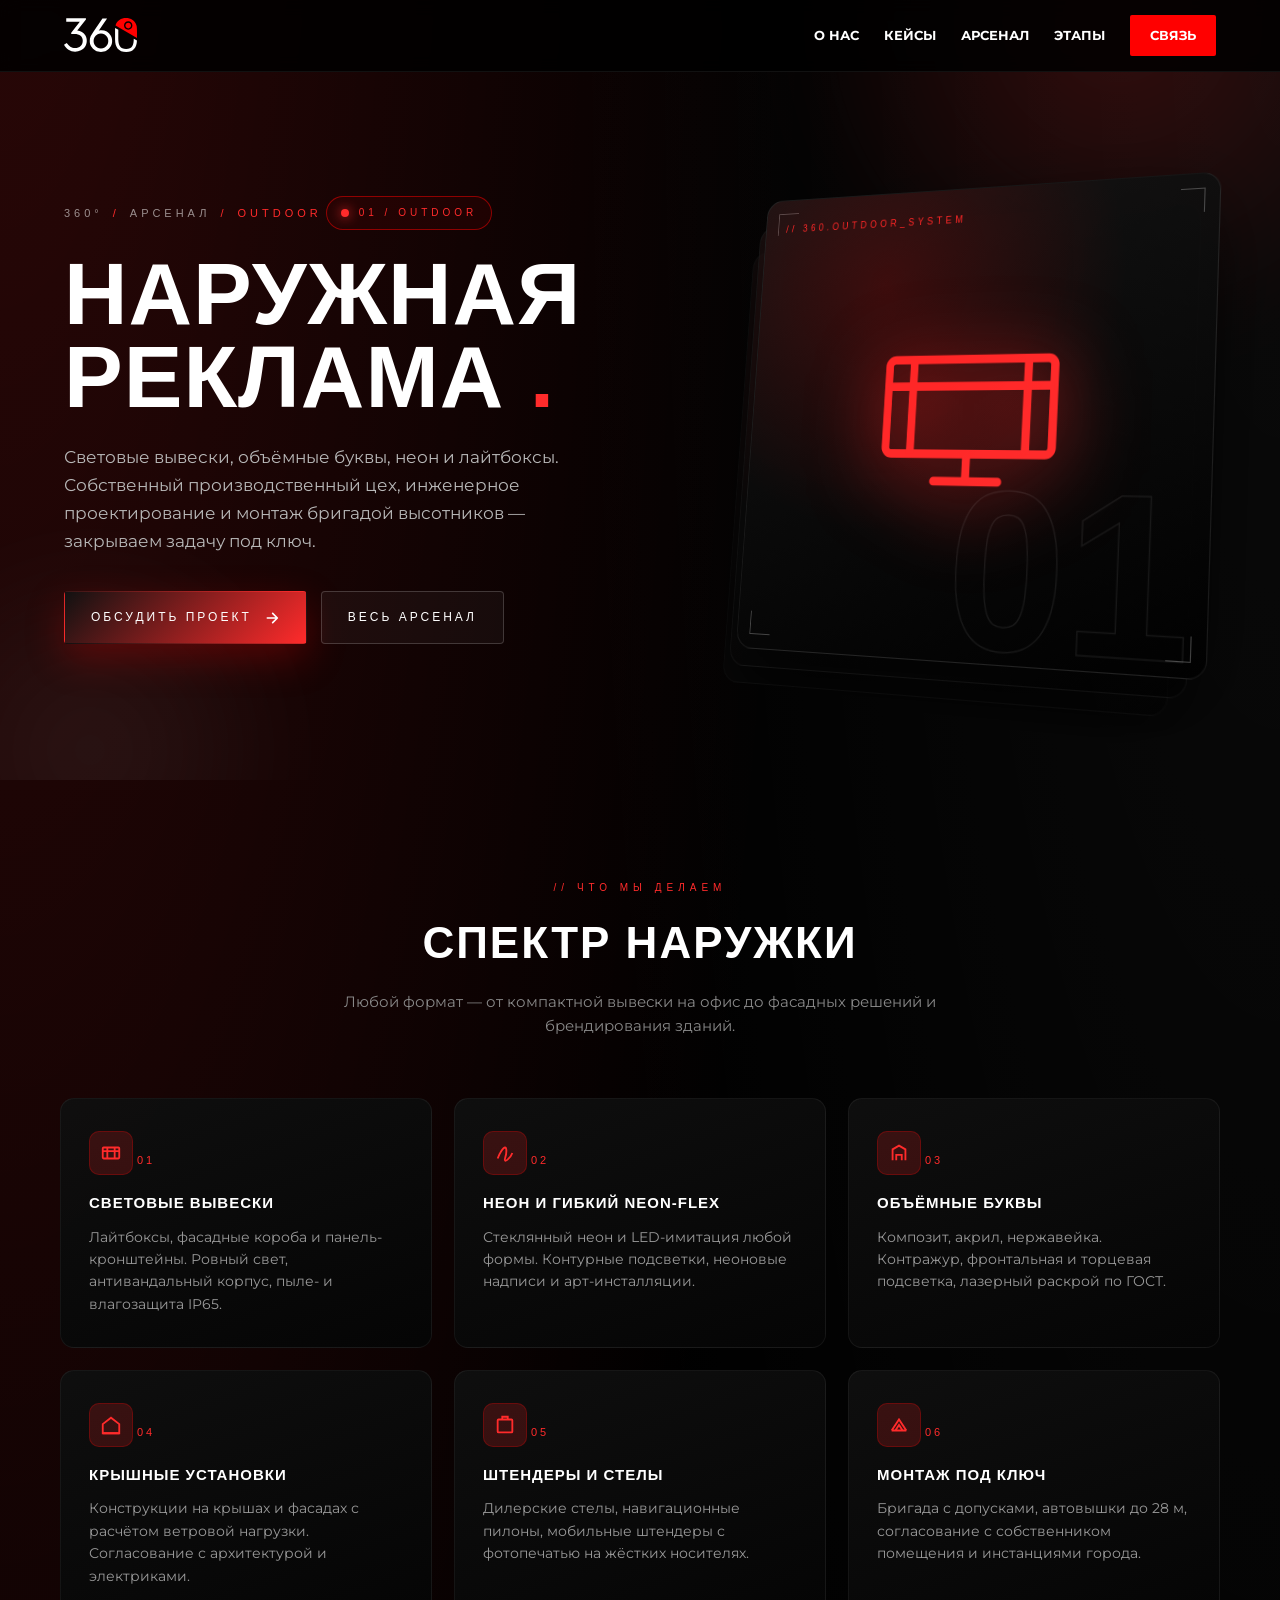
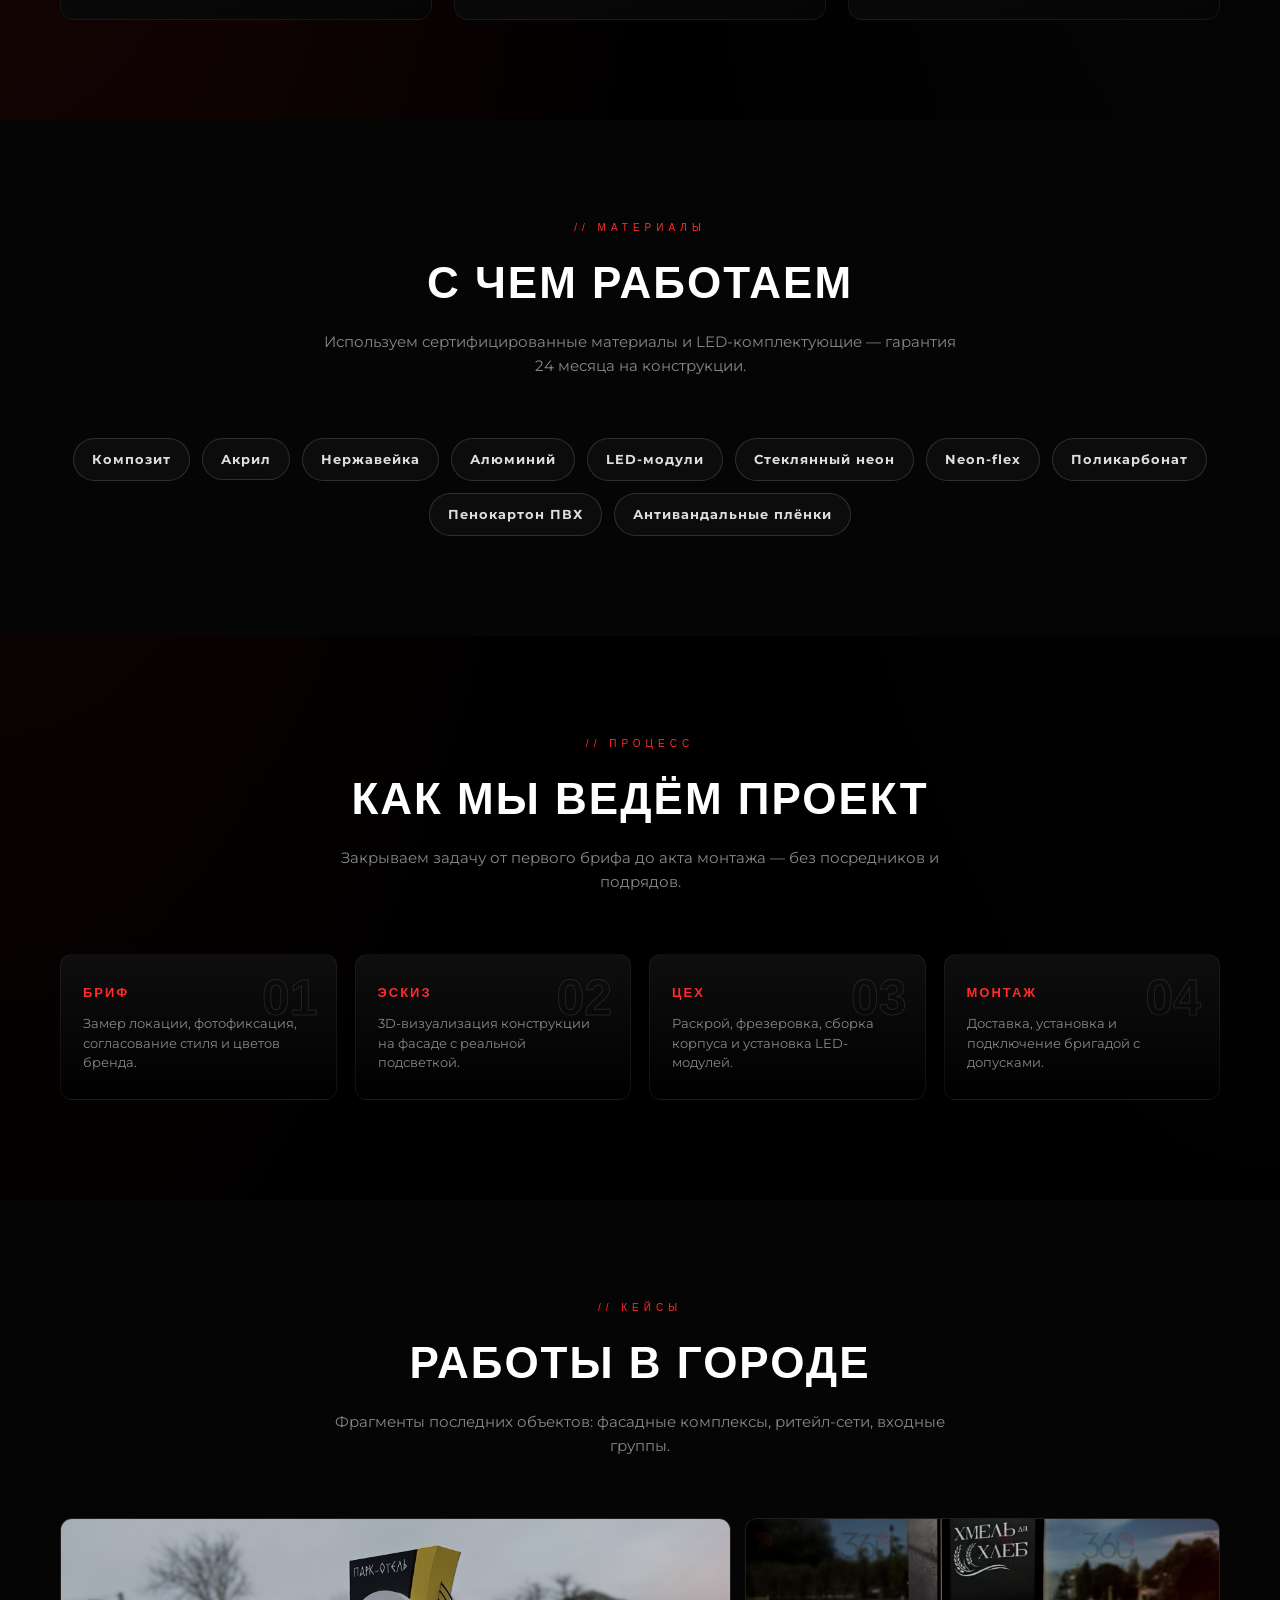
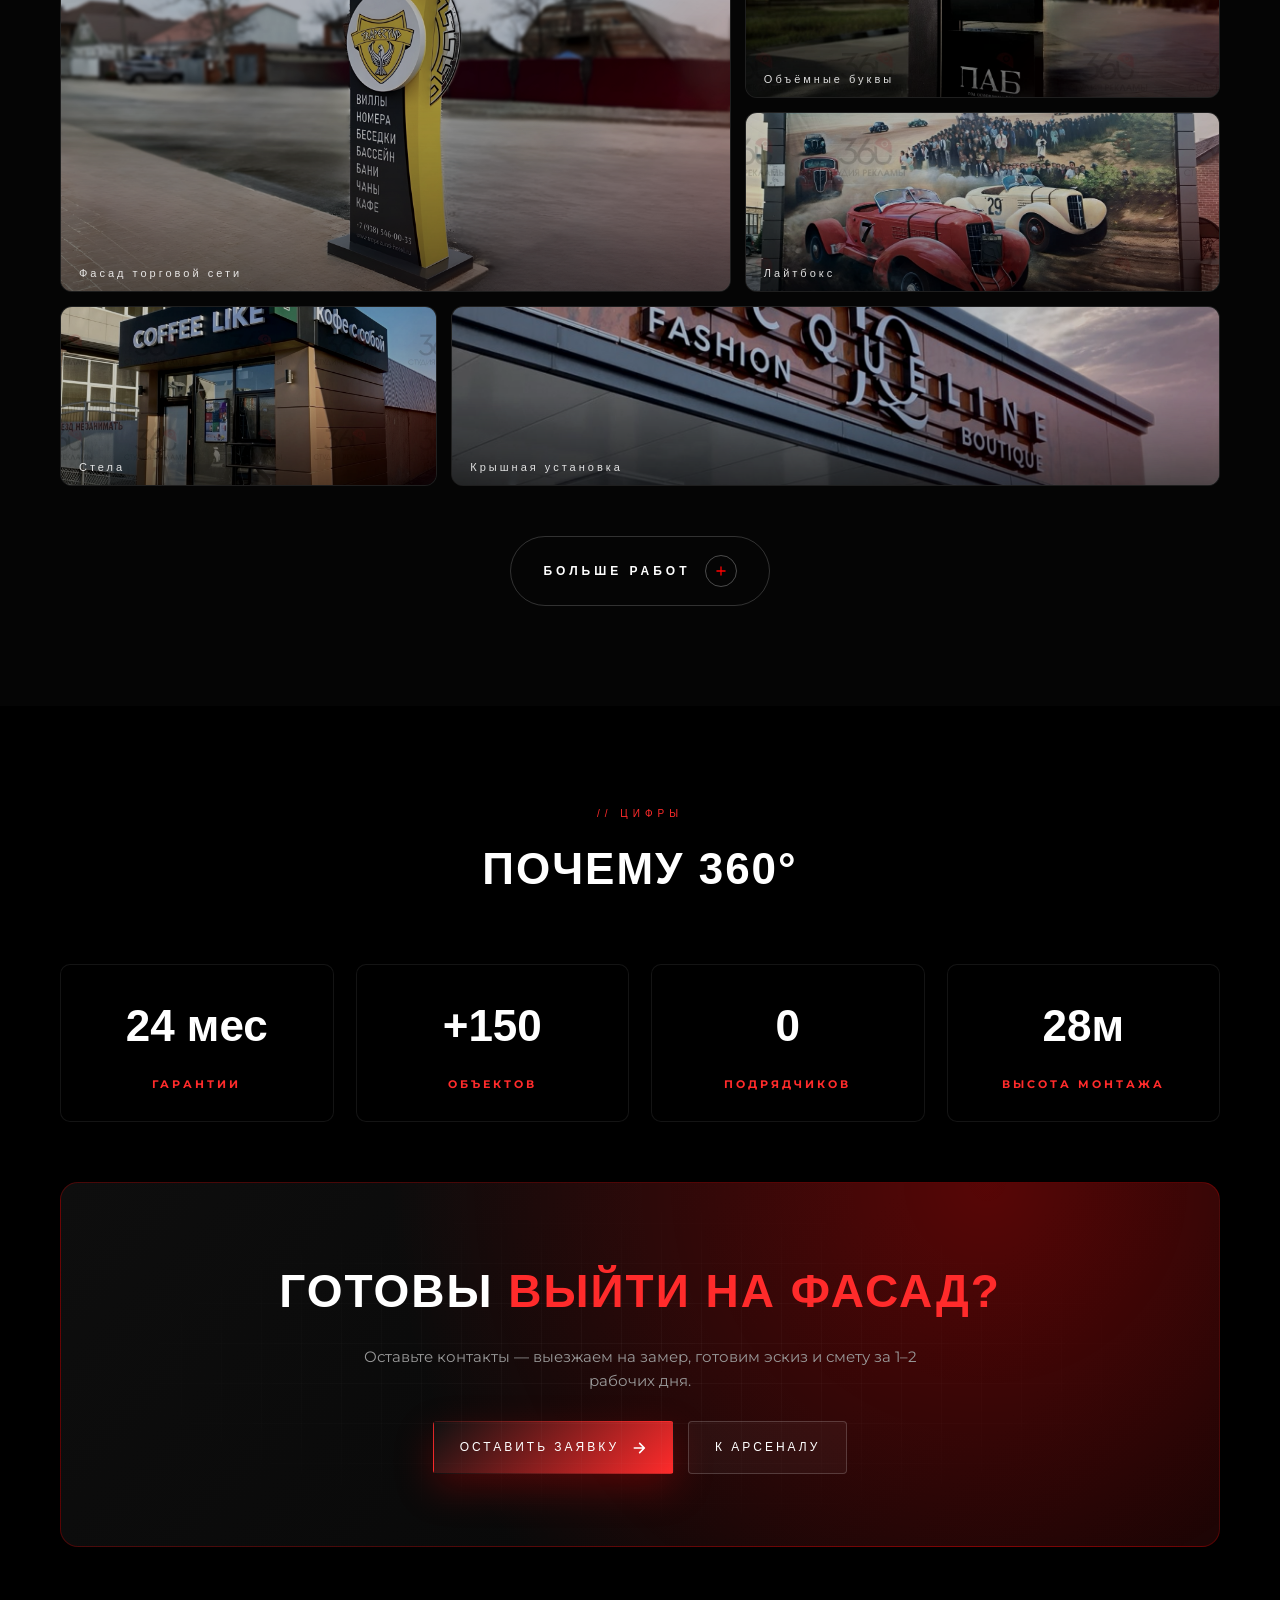
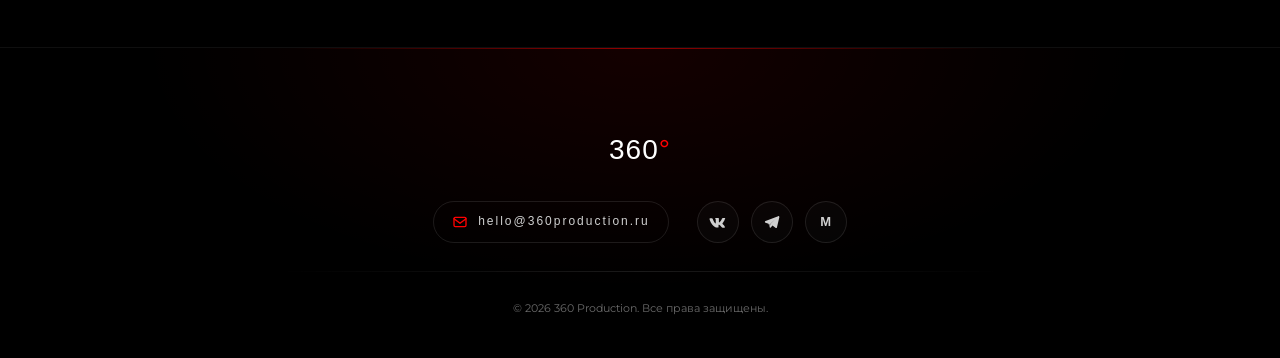
<file: services/outdoor.html>
<!DOCTYPE html>
<html lang="ru">
<head>
    <meta charset="UTF-8">
    <meta name="viewport" content="width=device-width, initial-scale=1.0">
    <title>Наружная реклама | 360 Production Group</title>
    <meta name="description" content="Световые вывески, неон, объёмные буквы и лайтбоксы. Собственный цех сборки и монтаж под ключ от 360 Production Group.">
    <link href="https://fonts.googleapis.com/css2?family=Syncopate:wght@700&family=Montserrat:wght@400;700;900&display=swap" rel="stylesheet">
    <link href="https://unpkg.com/aos@2.3.1/dist/aos.css" rel="stylesheet">
    <link rel="stylesheet" href="https://unpkg.com/swiper@8/swiper-bundle.min.css">
    <link rel="stylesheet" href="../style.css">
    <link rel="stylesheet" href="services.css">
    <style>:root { color-scheme: dark; }</style>
</head>
<body class="service-page" style="--accent:#ff2b2b;--accent-soft:rgba(255,43,43,0.18);">

<header class="navbar">
    <a href="../index.html" class="logo" aria-label="360 Production Group">
        <img src="../log.svg" alt="360 Production Group">
    </a>
    <button class="menu-toggle" id="mobile-menu" aria-label="Открыть меню">
        <span></span>
        <span></span>
        <span></span>
    </button>
    <nav class="nav-links">
        <div class="nav-mobile-only nav-mobile-top">
            <img src="../log.svg" alt="360 Production">
        </div>
        <a href="../index.html#about">О нас</a>
        <a href="../index.html#portfolio">Кейсы</a>
        <a href="../index.html#services">Арсенал</a>
        <a href="../index.html#steps">Этапы</a>
        <a href="../index.html#contact" class="btn-red-nav">Связь</a>
        <div class="nav-mobile-only nav-mobile-bottom">
            <a class="nav-mobile-mail" href="mailto:hello@360production.ru" aria-label="Написать на email">
                <svg viewBox="0 0 24 24" fill="none" stroke="currentColor" stroke-width="2" stroke-linecap="round" stroke-linejoin="round" aria-hidden="true">
                    <rect x="3" y="5" width="18" height="14" rx="2"/>
                    <path d="M3 7l9 7 9-7"/>
                </svg>
                hello@360production.ru
            </a>
            <div class="nav-mobile-socials" aria-label="Соцсети">
                <a class="nav-mobile-social" href="https://vk.com/" target="_blank" rel="noopener" aria-label="ВКонтакте">
                    <svg viewBox="0 0 24 24" fill="currentColor" aria-hidden="true">
                        <path d="M21.6 7.4c.2-.5 0-.9-.7-.9h-2.3c-.6 0-.9.3-1 .6 0 0-1.2 2.9-2.9 4.7-.5.5-.7.7-1.1.7-.2 0-.4-.2-.4-.7V7.4c0-.6-.2-.9-.7-.9H8.7c-.4 0-.6.3-.6.5 0 .6.9.7.9 2.4v3.7c0 .8-.1.9-.4.9-.7 0-2.6-2.9-3.7-6.2-.2-.6-.5-.9-1.1-.9H1.5c-.7 0-.8.3-.8.6 0 .6.7 3.7 3.5 7.7 1.9 2.7 4.5 4.2 6.9 4.2 1.4 0 1.6-.3 1.6-.9v-2c0-.6.1-.7.6-.7.3 0 .9.2 2.2 1.5 1.5 1.5 1.7 2.2 2.6 2.2h2.3c.7 0 1-.3.8-.9-.2-.6-.9-1.5-1.7-2.5-.5-.6-1.2-1.2-1.4-1.5-.3-.3-.2-.5 0-.8 0 0 2.5-3.5 2.7-4.7z"/>
                    </svg>
                </a>
                <a class="nav-mobile-social" href="https://t.me/" target="_blank" rel="noopener" aria-label="Telegram">
                    <svg viewBox="0 0 24 24" fill="currentColor" aria-hidden="true">
                        <path d="M21.4 4.3c-.3-.2-.7-.3-1.2-.1L3.4 10.7c-.6.2-.9.7-.9 1.2 0 .5.4 1 .9 1.1l4 1.3 1.5 4.7c.1.4.4.7.8.7.3 0 .6-.1.7-.4l2.2-2.7 4.4 3.3c.3.2.6.3.9.2.3-.1.5-.3.6-.6l3.3-13.7c.1-.5-.1-.9-.4-1.5zM9.7 14.7l-.6 4 -.4-3.4 8.4-7.6-7.4 7z"/>
                    </svg>
                </a>
                <a class="nav-mobile-social" href="https://max.ru/" target="_blank" rel="noopener" aria-label="MAX">
                    <span class="nav-mobile-social-letter">M</span>
                </a>
            </div>
        </div>
    </nav>
</header>

<section class="svc-hero">
    <div class="svc-hero-grid">
        <div class="svc-hero-text" data-aos="fade-right">
            <div class="svc-breadcrumb">
                <a href="../index.html">360°</a>
                <span>/</span>
                <a href="../index.html#services">АРСЕНАЛ</a>
                <span>/</span>
                <span>OUTDOOR</span>
            </div>
            <span class="svc-hero-tag">01 / OUTDOOR</span>
            <h1>НАРУЖНАЯ<br>РЕКЛАМА <span class="accent">.</span></h1>
            <p class="lead">Световые вывески, объёмные буквы, неон и лайтбоксы. Собственный производственный цех, инженерное проектирование и монтаж бригадой высотников — закрываем задачу под ключ.</p>
            <div class="svc-cta-row">
                <a href="../index.html#contact" class="svc-btn svc-btn-primary">
                    ОБСУДИТЬ ПРОЕКТ
                    <svg viewBox="0 0 24 24" fill="none" stroke="currentColor" stroke-width="2.5"><path d="M5 12h14M13 5l7 7-7 7" stroke-linecap="round" stroke-linejoin="round"/></svg>
                </a>
                <a href="../index.html#services" class="svc-btn svc-btn-ghost">ВЕСЬ АРСЕНАЛ</a>
            </div>
        </div>
        <div class="svc-hero-visual" data-aos="fade-left">
            <div class="svc-stack">
                <div class="svc-stack-card l1"></div>
                <div class="svc-stack-card l2"></div>
                <div class="svc-stack-card l3">
                    <span class="corner tl"></span><span class="corner tr"></span>
                    <span class="corner bl"></span><span class="corner br"></span>
                    <span class="label">// 360.OUTDOOR_SYSTEM</span>
                    <span class="glyph">
                        <svg viewBox="0 0 64 64" fill="none" stroke="currentColor" stroke-width="2.5">
                            <rect x="6" y="14" width="52" height="28" rx="2"/>
                            <path d="M6 22h52M14 14v28M50 14v28"/>
                            <path d="M22 50h20M32 42v8" stroke-linecap="round"/>
                        </svg>
                    </span>
                    <span class="digit">01</span>
                </div>
            </div>
        </div>
    </div>
</section>

<section class="svc-section">
    <div class="container">
        <div class="svc-section-head" data-aos="fade-up">
            <span class="kicker">// ЧТО МЫ ДЕЛАЕМ</span>
            <h2>СПЕКТР НАРУЖКИ</h2>
            <p>Любой формат — от компактной вывески на офис до фасадных решений и брендирования зданий.</p>
        </div>
        <div class="svc-features">
            <div class="svc-feature" data-aos="fade-up">
                <span class="ico"><svg viewBox="0 0 24 24" fill="none" stroke="currentColor" stroke-width="2"><rect x="3" y="6" width="18" height="12" rx="1"/><path d="M3 10h18M8 6v12M16 6v12"/></svg></span>
                <span class="num">01</span>
                <h3>СВЕТОВЫЕ ВЫВЕСКИ</h3>
                <p>Лайтбоксы, фасадные короба и панель-кронштейны. Ровный свет, антивандальный корпус, пыле- и влагозащита IP65.</p>
            </div>
            <div class="svc-feature" data-aos="fade-up" data-aos-delay="100">
                <span class="ico"><svg viewBox="0 0 24 24" fill="none" stroke="currentColor" stroke-width="2"><path d="M4 18c2-6 6-12 8-12s2 6 0 12 6 0 8-6"/></svg></span>
                <span class="num">02</span>
                <h3>НЕОН И ГИБКИЙ NEON-FLEX</h3>
                <p>Стеклянный неон и LED-имитация любой формы. Контурные подсветки, неоновые надписи и арт-инсталляции.</p>
            </div>
            <div class="svc-feature" data-aos="fade-up" data-aos-delay="200">
                <span class="ico"><svg viewBox="0 0 24 24" fill="none" stroke="currentColor" stroke-width="2"><path d="M5 20V8l7-4 7 4v12"/><path d="M9 20v-6h6v6"/></svg></span>
                <span class="num">03</span>
                <h3>ОБЪЁМНЫЕ БУКВЫ</h3>
                <p>Композит, акрил, нержавейка. Контражур, фронтальная и торцевая подсветка, лазерный раскрой по ГОСТ.</p>
            </div>
            <div class="svc-feature" data-aos="fade-up">
                <span class="ico"><svg viewBox="0 0 24 24" fill="none" stroke="currentColor" stroke-width="2"><path d="M3 21V11l9-7 9 7v10z"/><path d="M3 21h18"/></svg></span>
                <span class="num">04</span>
                <h3>КРЫШНЫЕ УСТАНОВКИ</h3>
                <p>Конструкции на крышах и фасадах с расчётом ветровой нагрузки. Согласование с архитектурой и электриками.</p>
            </div>
            <div class="svc-feature" data-aos="fade-up" data-aos-delay="100">
                <span class="ico"><svg viewBox="0 0 24 24" fill="none" stroke="currentColor" stroke-width="2"><rect x="4" y="6" width="16" height="14" rx="1"/><path d="M9 6V3h6v3"/></svg></span>
                <span class="num">05</span>
                <h3>ШТЕНДЕРЫ И СТЕЛЫ</h3>
                <p>Дилерские стелы, навигационные пилоны, мобильные штендеры с фотопечатью на жёстких носителях.</p>
            </div>
            <div class="svc-feature" data-aos="fade-up" data-aos-delay="200">
                <span class="ico"><svg viewBox="0 0 24 24" fill="none" stroke="currentColor" stroke-width="2"><path d="M4 18l8-12 8 12M4 18h16M8 18l4-6 4 6"/></svg></span>
                <span class="num">06</span>
                <h3>МОНТАЖ ПОД КЛЮЧ</h3>
                <p>Бригада с допусками, автовышки до 28 м, согласование с собственником помещения и инстанциями города.</p>
            </div>
        </div>
    </div>
</section>

<section class="svc-section" style="background:#050505;">
    <div class="container">
        <div class="svc-section-head" data-aos="fade-up">
            <span class="kicker">// МАТЕРИАЛЫ</span>
            <h2>С ЧЕМ РАБОТАЕМ</h2>
            <p>Используем сертифицированные материалы и LED-комплектующие — гарантия 24 месяца на конструкции.</p>
        </div>
        <div class="svc-chips">
            <span class="svc-chip" data-aos="fade-up">Композит</span>
            <span class="svc-chip" data-aos="fade-up" data-aos-delay="40">Акрил</span>
            <span class="svc-chip" data-aos="fade-up" data-aos-delay="80">Нержавейка</span>
            <span class="svc-chip" data-aos="fade-up" data-aos-delay="120">Алюминий</span>
            <span class="svc-chip" data-aos="fade-up" data-aos-delay="160">LED-модули</span>
            <span class="svc-chip" data-aos="fade-up" data-aos-delay="200">Стеклянный неон</span>
            <span class="svc-chip" data-aos="fade-up" data-aos-delay="240">Neon-flex</span>
            <span class="svc-chip" data-aos="fade-up" data-aos-delay="280">Поликарбонат</span>
            <span class="svc-chip" data-aos="fade-up" data-aos-delay="320">Пенокартон ПВХ</span>
            <span class="svc-chip" data-aos="fade-up" data-aos-delay="360">Антивандальные плёнки</span>
        </div>
    </div>
</section>

<section class="svc-section">
    <div class="container">
        <div class="svc-section-head" data-aos="fade-up">
            <span class="kicker">// ПРОЦЕСС</span>
            <h2>КАК МЫ ВЕДЁМ ПРОЕКТ</h2>
            <p>Закрываем задачу от первого брифа до акта монтажа — без посредников и подрядов.</p>
        </div>
        <div class="svc-process">
            <div class="svc-step" data-aos="fade-up"><h4>БРИФ</h4><p>Замер локации, фотофиксация, согласование стиля и цветов бренда.</p></div>
            <div class="svc-step" data-aos="fade-up" data-aos-delay="100"><h4>ЭСКИЗ</h4><p>3D-визуализация конструкции на фасаде с реальной подсветкой.</p></div>
            <div class="svc-step" data-aos="fade-up" data-aos-delay="200"><h4>ЦЕХ</h4><p>Раскрой, фрезеровка, сборка корпуса и установка LED-модулей.</p></div>
            <div class="svc-step" data-aos="fade-up" data-aos-delay="300"><h4>МОНТАЖ</h4><p>Доставка, установка и подключение бригадой с допусками.</p></div>
        </div>
    </div>
</section>

<section class="svc-section" style="background:#050505;">
    <div class="container">
        <div class="svc-section-head" data-aos="fade-up">
            <span class="kicker">// КЕЙСЫ</span>
            <h2>РАБОТЫ В ГОРОДЕ</h2>
            <p>Фрагменты последних объектов: фасадные комплексы, ритейл-сети, входные группы.</p>
        </div>
        <div class="svc-gallery">
            <div class="svc-tile t1" data-aos="fade-up"><img src="../test1.JPG" alt="Outdoor case"><span>Фасад торговой сети</span></div>
            <div class="svc-tile t2" data-aos="fade-up" data-aos-delay="80"><img src="../test4.jpg" alt="Outdoor case"><span>Объёмные буквы</span></div>
            <div class="svc-tile t3" data-aos="fade-up" data-aos-delay="160"><img src="../test6.jpg" alt="Outdoor case"><span>Лайтбокс</span></div>
            <div class="svc-tile t4" data-aos="fade-up" data-aos-delay="240"><img src="../test5.jpg" alt="Outdoor case"><span>Стела</span></div>
            <div class="svc-tile t5" data-aos="fade-up" data-aos-delay="320"><img src="../test3.jpeg" alt="Outdoor case"><span>Крышная установка</span></div>
        </div>
            <div class="more-works-cta">
            <button class="mw-btn" type="button" data-more-works="moreWorksOutdoor" aria-expanded="false" aria-controls="moreWorksOutdoor">
                <span class="mw-label">БОЛЬШЕ РАБОТ</span>
                <span class="mw-icon" aria-hidden="true">
                    <svg viewBox="0 0 24 24" fill="none" stroke="currentColor" stroke-width="2.2" stroke-linecap="round" stroke-linejoin="round">
                        <path d="M12 5v14M5 12h14"/>
                    </svg>
                </span>
            </button>
        </div>
        <div class="more-works" id="moreWorksOutdoor" aria-hidden="false">
            <div class="mw-frame">
                <div class="swiper moreWorksSwiper">
                    <div class="swiper-wrapper">
                            <div class="swiper-slide">
                                <figure class="mw-card">
                                    <img src="../test1.JPG" alt="Световой короб ритейл-сети">
                                    <figcaption>
                                        <span class="mw-tag">06 / OUTDOOR</span>
                                        <h4>Световой короб ритейл-сети</h4>
                                    </figcaption>
                                </figure>
                            </div>
                            <div class="swiper-slide">
                                <figure class="mw-card">
                                    <img src="../test4.jpg" alt="Объёмные буквы для ТРЦ">
                                    <figcaption>
                                        <span class="mw-tag">07 / OUTDOOR</span>
                                        <h4>Объёмные буквы для ТРЦ</h4>
                                    </figcaption>
                                </figure>
                            </div>
                            <div class="swiper-slide">
                                <figure class="mw-card">
                                    <img src="../test6.jpg" alt="Неоновая вывеска бара">
                                    <figcaption>
                                        <span class="mw-tag">08 / OUTDOOR</span>
                                        <h4>Неоновая вывеска бара</h4>
                                    </figcaption>
                                </figure>
                            </div>
                            <div class="swiper-slide">
                                <figure class="mw-card">
                                    <img src="../test5.jpg" alt="Стела с подсветкой">
                                    <figcaption>
                                        <span class="mw-tag">09 / OUTDOOR</span>
                                        <h4>Стела с подсветкой</h4>
                                    </figcaption>
                                </figure>
                            </div>
                            <div class="swiper-slide">
                                <figure class="mw-card">
                                    <img src="../test3.jpeg" alt="Крышная установка офисного центра">
                                    <figcaption>
                                        <span class="mw-tag">10 / OUTDOOR</span>
                                        <h4>Крышная установка офисного центра</h4>
                                    </figcaption>
                                </figure>
                            </div>
                            <div class="swiper-slide">
                                <figure class="mw-card">
                                    <img src="../test2.jpeg" alt="Входная группа автосалона">
                                    <figcaption>
                                        <span class="mw-tag">11 / OUTDOOR</span>
                                        <h4>Входная группа автосалона</h4>
                                    </figcaption>
                                </figure>
                            </div>
                    </div>
                </div>
                <button class="mw-nav mw-prev" type="button" aria-label="Назад">
                    <svg viewBox="0 0 24 24" fill="none" stroke="currentColor" stroke-width="2.2" stroke-linecap="round" stroke-linejoin="round"><path d="M15 18l-6-6 6-6"/></svg>
                </button>
                <button class="mw-nav mw-next" type="button" aria-label="Вперёд">
                    <svg viewBox="0 0 24 24" fill="none" stroke="currentColor" stroke-width="2.2" stroke-linecap="round" stroke-linejoin="round"><path d="M9 6l6 6-6 6"/></svg>
                </button>
            </div>
        </div>
</div>
</section>

<section class="svc-section">
    <div class="container">
        <div class="svc-section-head" data-aos="fade-up">
            <span class="kicker">// ЦИФРЫ</span>
            <h2>ПОЧЕМУ 360°</h2>
        </div>
        <div class="svc-facts">
            <div class="svc-fact" data-aos="fade-up"><b>24 мес</b><span>Гарантии</span></div>
            <div class="svc-fact" data-aos="fade-up" data-aos-delay="100"><b>+150</b><span>Объектов</span></div>
            <div class="svc-fact" data-aos="fade-up" data-aos-delay="200"><b>0</b><span>Подрядчиков</span></div>
            <div class="svc-fact" data-aos="fade-up" data-aos-delay="300"><b>28м</b><span>Высота монтажа</span></div>
        </div>

        <div class="svc-cta" data-aos="fade-up">
            <h2>ГОТОВЫ <span>ВЫЙТИ НА ФАСАД?</span></h2>
            <p>Оставьте контакты — выезжаем на замер, готовим эскиз и смету за 1–2 рабочих дня.</p>
            <div class="svc-cta-row">
                <a href="../index.html#contact" class="svc-btn svc-btn-primary">ОСТАВИТЬ ЗАЯВКУ
                    <svg viewBox="0 0 24 24" fill="none" stroke="currentColor" stroke-width="2.5"><path d="M5 12h14M13 5l7 7-7 7" stroke-linecap="round" stroke-linejoin="round"/></svg>
                </a>
                <a href="../index.html#services" class="svc-btn svc-btn-ghost">К АРСЕНАЛУ</a>
            </div>
        </div>
    </div>
</section>

<footer class="footer">
    <div class="footer-container">
        <div class="logo">360<span>°</span></div>

        <div class="footer-contact">
            <a class="footer-mail" href="mailto:hello@360production.ru" aria-label="Написать на email">
                <svg viewBox="0 0 24 24" fill="none" stroke="currentColor" stroke-width="2" stroke-linecap="round" stroke-linejoin="round">
                    <rect x="3" y="5" width="18" height="14" rx="2"/>
                    <path d="M3 7l9 7 9-7"/>
                </svg>
                hello@360production.ru
            </a>
            <div class="footer-socials" aria-label="Соцсети">
                <a class="footer-social" href="https://vk.com/" target="_blank" rel="noopener" aria-label="ВКонтакте">
                    <svg viewBox="0 0 24 24" fill="currentColor" aria-hidden="true">
                        <path d="M21.6 7.4c.2-.5 0-.9-.7-.9h-2.3c-.6 0-.9.3-1 .6 0 0-1.2 2.9-2.9 4.7-.5.5-.7.7-1.1.7-.2 0-.4-.2-.4-.7V7.4c0-.6-.2-.9-.7-.9H8.7c-.4 0-.6.3-.6.5 0 .6.9.7.9 2.4v3.7c0 .8-.1.9-.4.9-.7 0-2.6-2.9-3.7-6.2-.2-.6-.5-.9-1.1-.9H1.5c-.7 0-.8.3-.8.6 0 .6.7 3.7 3.5 7.7 1.9 2.7 4.5 4.2 6.9 4.2 1.4 0 1.6-.3 1.6-.9v-2c0-.6.1-.7.6-.7.3 0 .9.2 2.2 1.5 1.5 1.5 1.7 2.2 2.6 2.2h2.3c.7 0 1-.3.8-.9-.2-.6-.9-1.5-1.7-2.5-.5-.6-1.2-1.2-1.4-1.5-.3-.3-.2-.5 0-.8 0 0 2.5-3.5 2.7-4.7z"/>
                    </svg>
                </a>
                <a class="footer-social" href="https://t.me/" target="_blank" rel="noopener" aria-label="Telegram">
                    <svg viewBox="0 0 24 24" fill="currentColor" aria-hidden="true">
                        <path d="M21.4 4.3c-.3-.2-.7-.3-1.2-.1L3.4 10.7c-.6.2-.9.7-.9 1.2 0 .5.4 1 .9 1.1l4 1.3 1.5 4.7c.1.4.4.7.8.7.3 0 .6-.1.7-.4l2.2-2.7 4.4 3.3c.3.2.6.3.9.2.3-.1.5-.3.6-.6l3.3-13.7c.1-.5-.1-.9-.4-1.5zM9.7 14.7l-.6 4 -.4-3.4 8.4-7.6-7.4 7z"/>
                    </svg>
                </a>
                <a class="footer-social" href="https://max.ru/" target="_blank" rel="noopener" aria-label="MAX">
                    <span class="footer-social-letter">M</span>
                </a>
            </div>
        </div>

        <div class="footer-divider"></div>

        <p>© 2026 360 Production. Все права защищены.</p>
    </div>
</footer>

<script src="https://unpkg.com/swiper@8/swiper-bundle.min.js"></script>
<script src="https://unpkg.com/aos@2.3.1/dist/aos.js"></script>
<script src="services.js"></script>
</body>
</html>
</file>
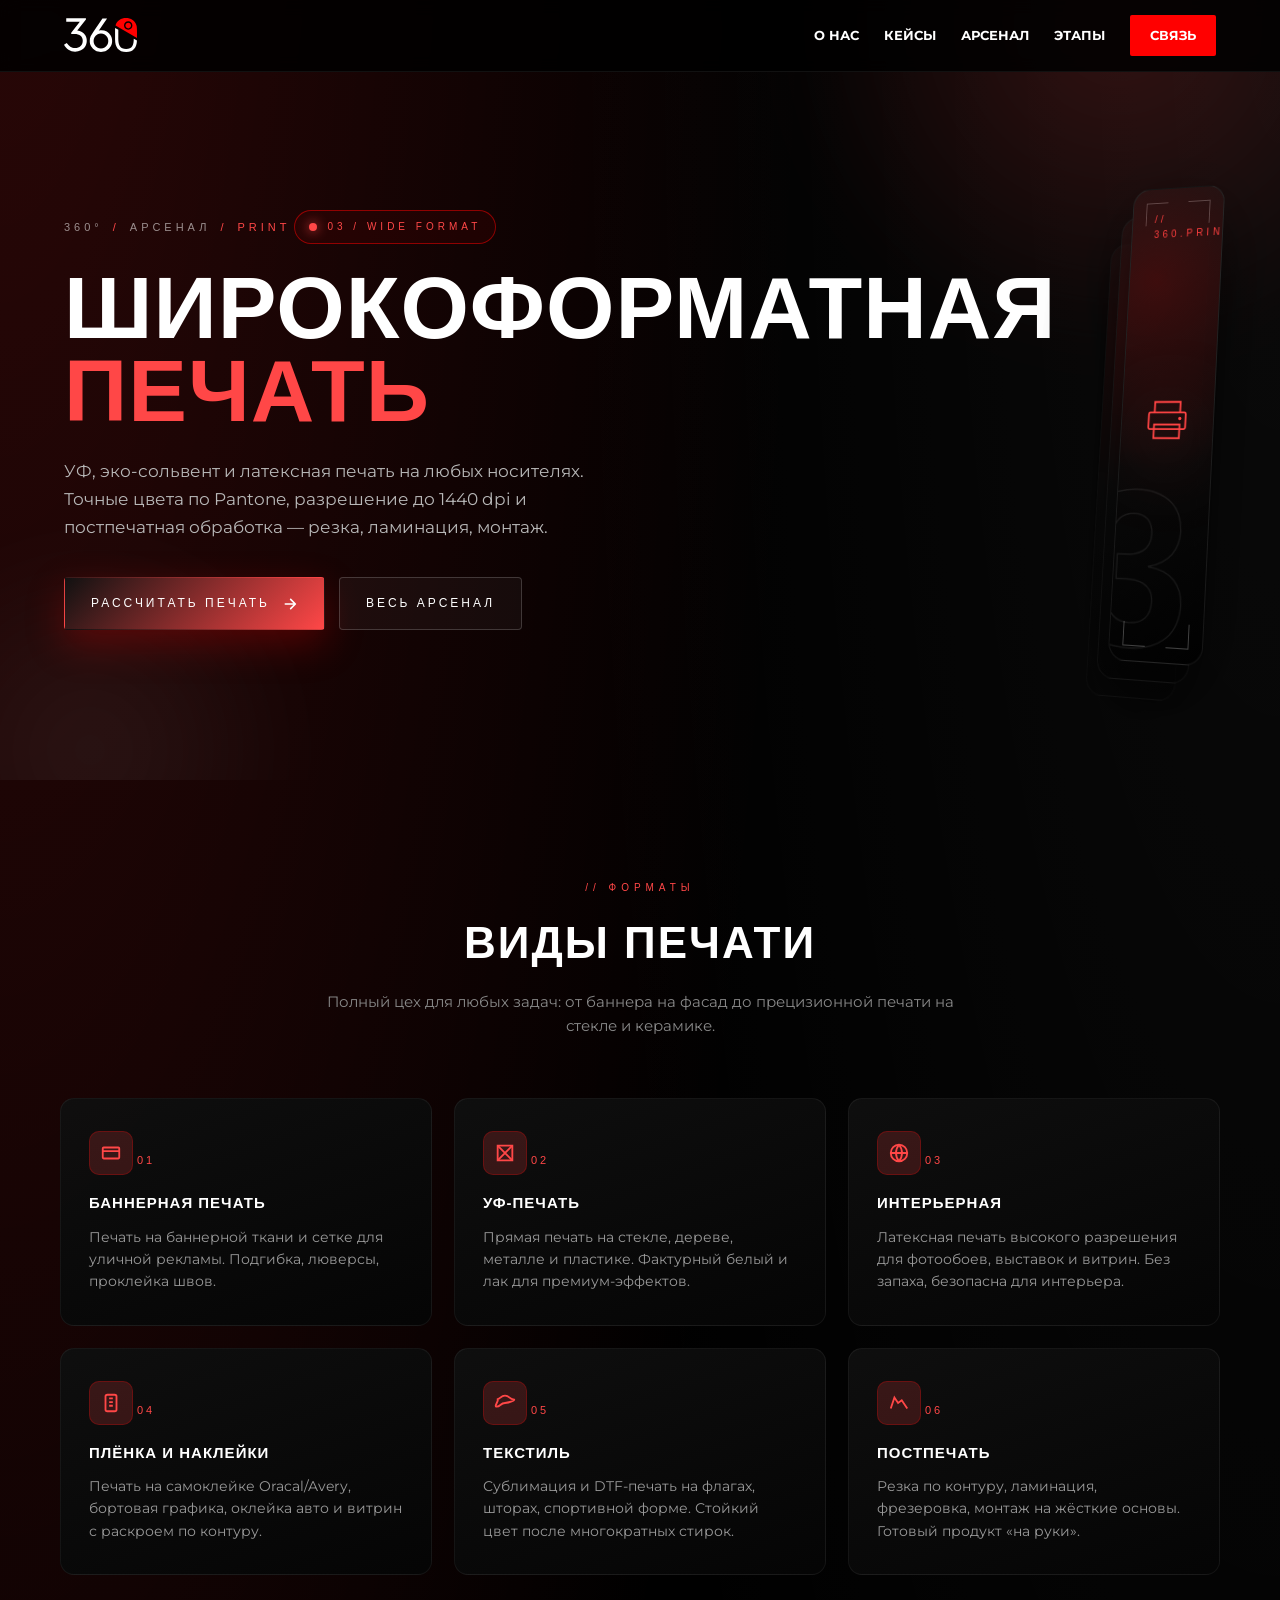
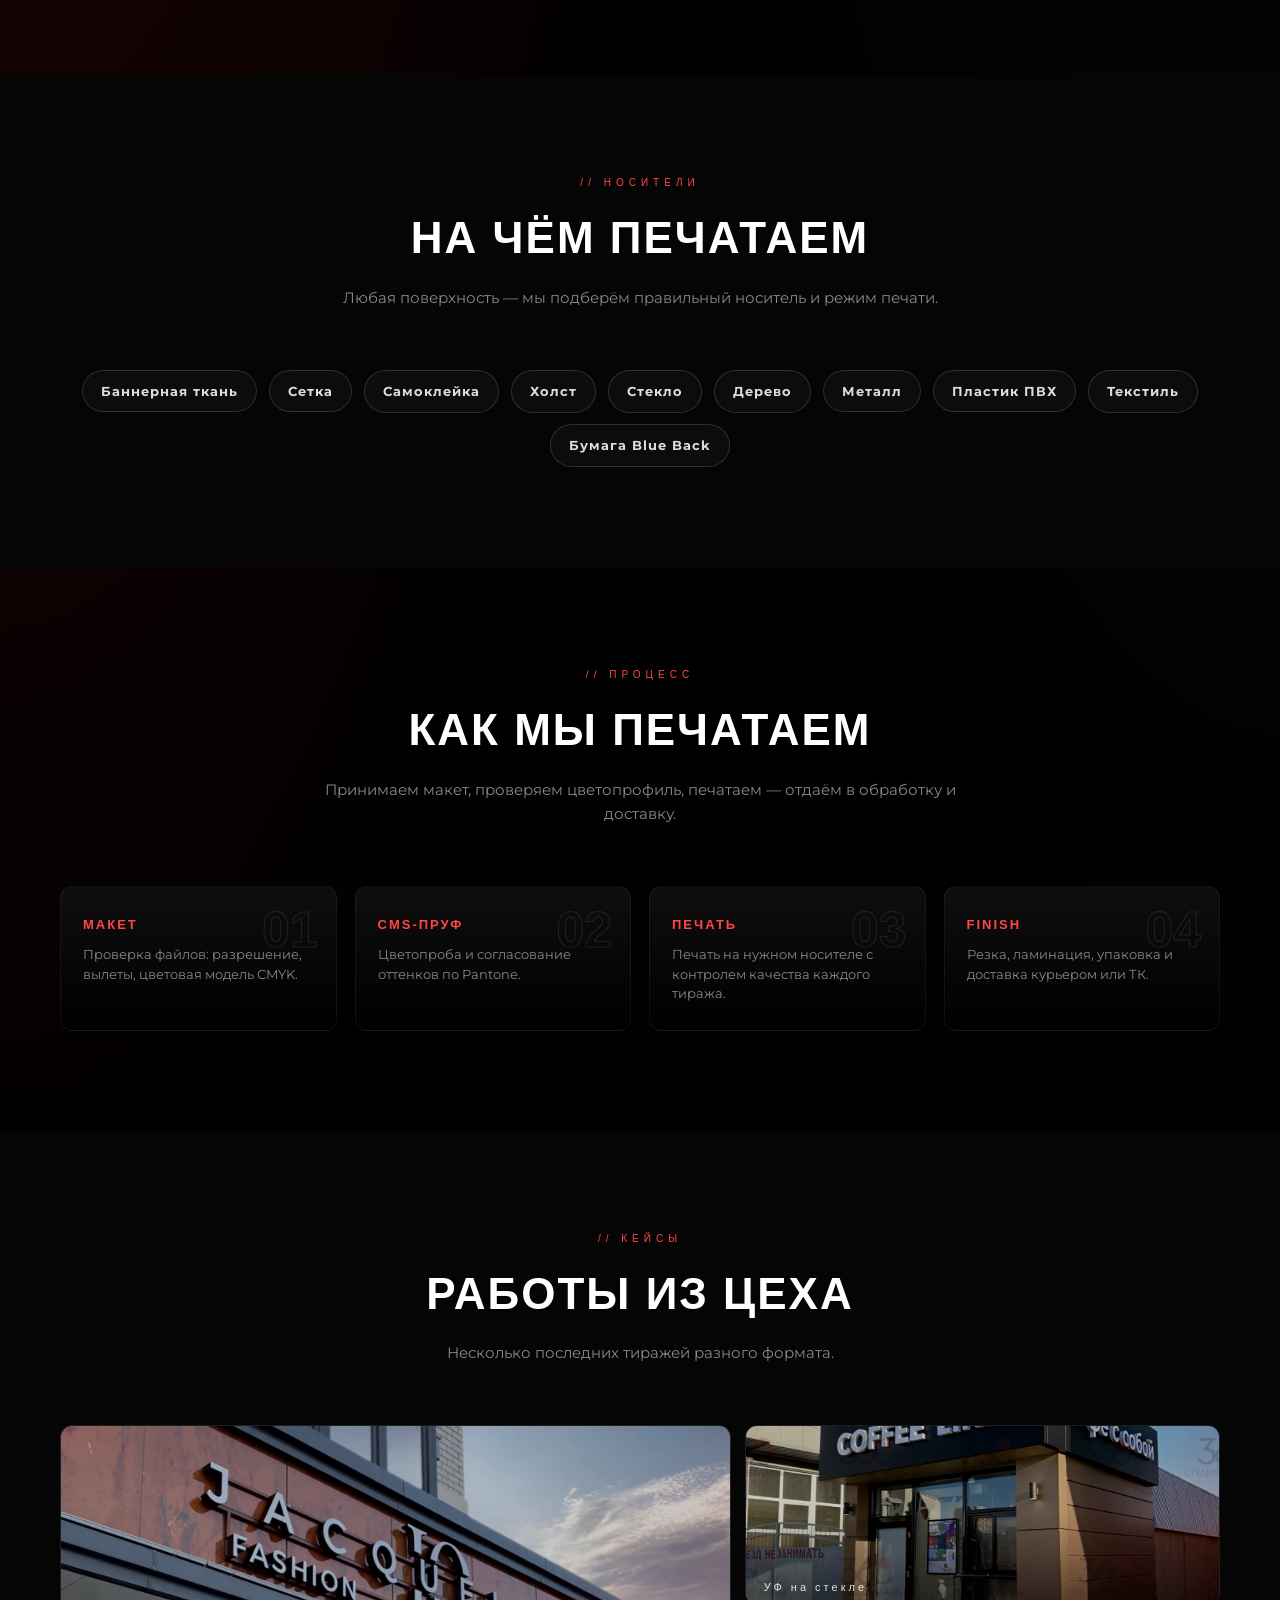
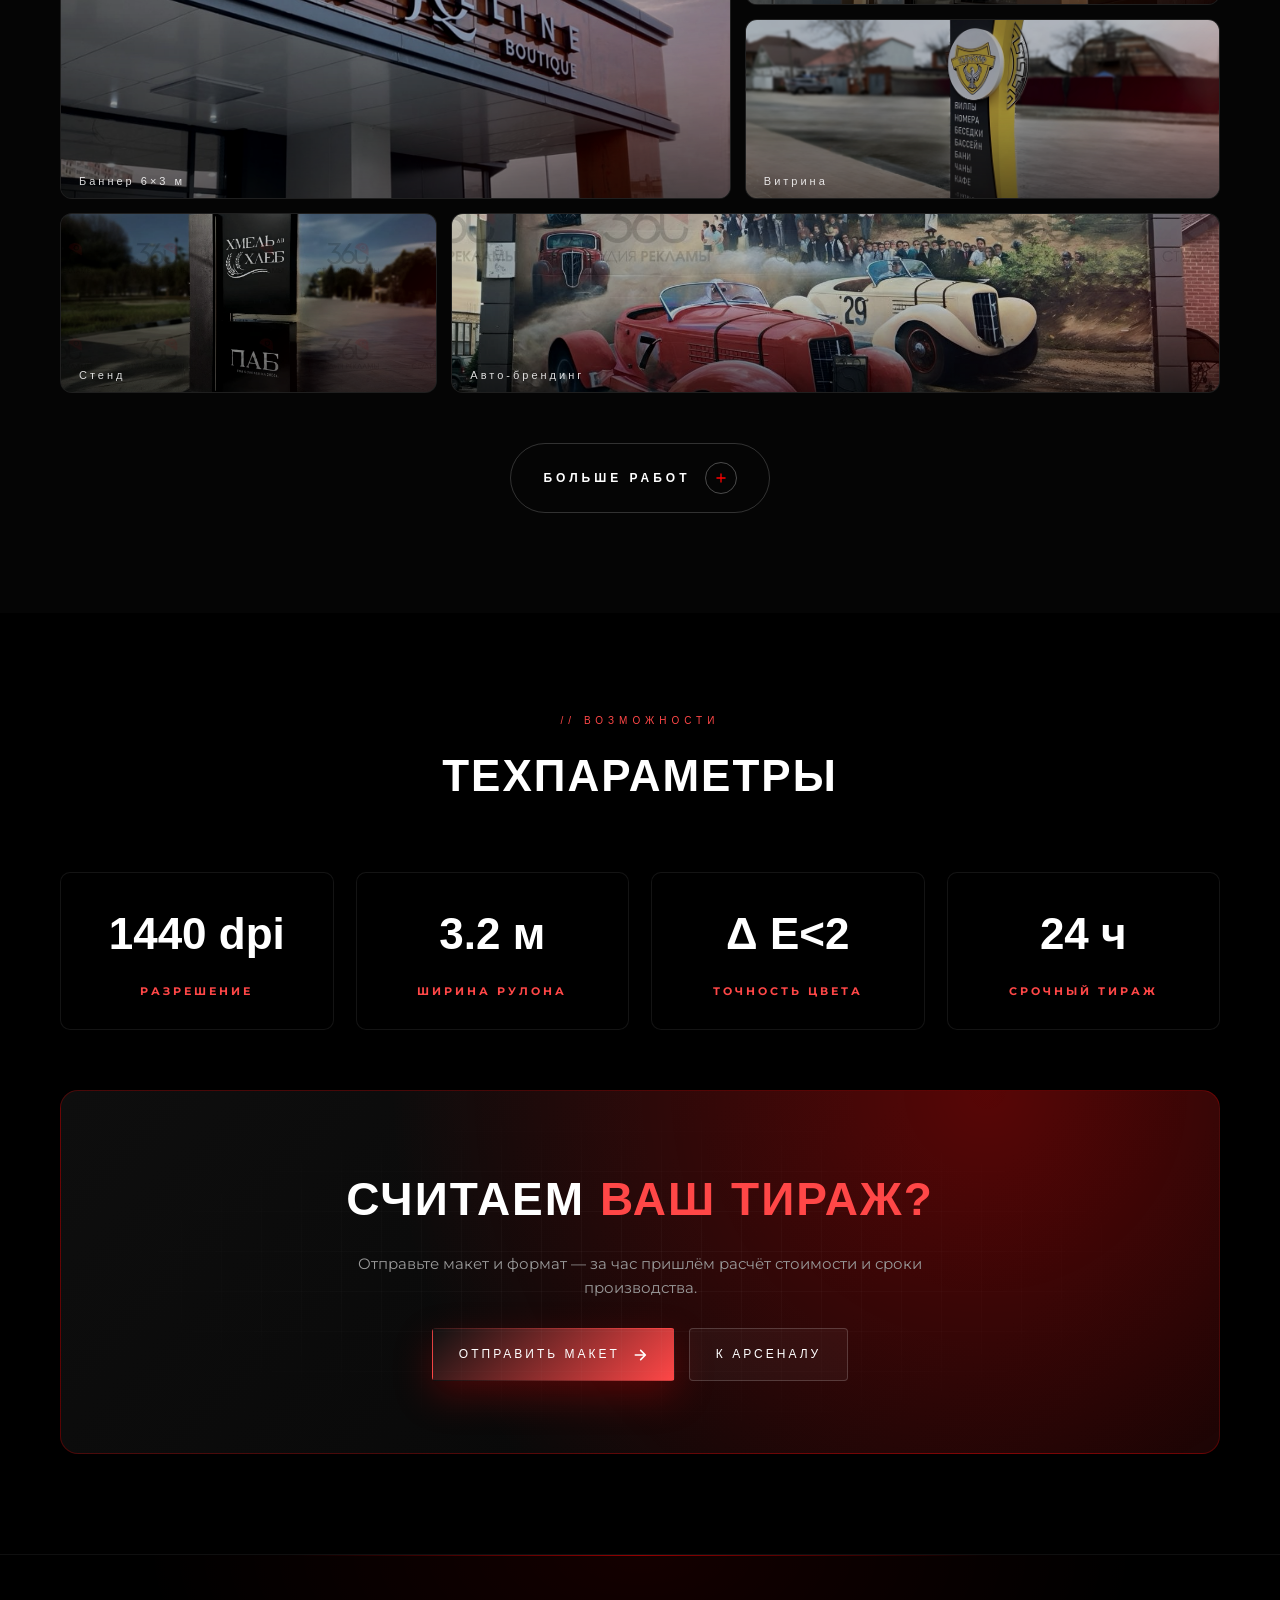
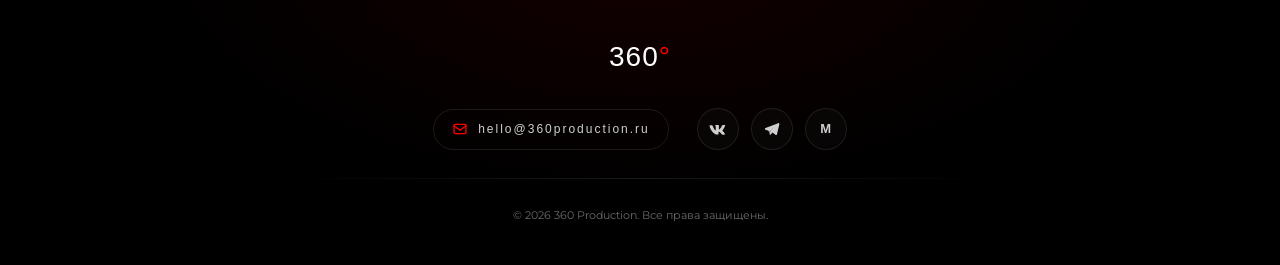
<file: services/print.html>
<!DOCTYPE html>
<html lang="ru">
<head>
    <meta charset="UTF-8">
    <meta name="viewport" content="width=device-width, initial-scale=1.0">
    <title>Широкоформатная печать | 360 Production Group</title>
    <meta name="description" content="Широкоформатная и УФ-печать на любых поверхностях. Высокая чёткость и точная цветопередача от 360 Production Group.">
    <link href="https://fonts.googleapis.com/css2?family=Syncopate:wght@700&family=Montserrat:wght@400;700;900&display=swap" rel="stylesheet">
    <link href="https://unpkg.com/aos@2.3.1/dist/aos.css" rel="stylesheet">
    <link rel="stylesheet" href="https://unpkg.com/swiper@8/swiper-bundle.min.css">
    <link rel="stylesheet" href="../style.css">
    <link rel="stylesheet" href="services.css">
    <style>:root { color-scheme: dark; }</style>
</head>
<body class="service-page" style="--accent:#ff4747;--accent-soft:rgba(255,71,71,0.18);">

<header class="navbar">
    <a href="../index.html" class="logo" aria-label="360 Production Group">
        <img src="../log.svg" alt="360 Production Group">
    </a>
    <button class="menu-toggle" id="mobile-menu" aria-label="Открыть меню">
        <span></span>
        <span></span>
        <span></span>
    </button>
    <nav class="nav-links">
        <div class="nav-mobile-only nav-mobile-top">
            <img src="../log.svg" alt="360 Production">
        </div>
        <a href="../index.html#about">О нас</a>
        <a href="../index.html#portfolio">Кейсы</a>
        <a href="../index.html#services">Арсенал</a>
        <a href="../index.html#steps">Этапы</a>
        <a href="../index.html#contact" class="btn-red-nav">Связь</a>
        <div class="nav-mobile-only nav-mobile-bottom">
            <a class="nav-mobile-mail" href="mailto:hello@360production.ru" aria-label="Написать на email">
                <svg viewBox="0 0 24 24" fill="none" stroke="currentColor" stroke-width="2" stroke-linecap="round" stroke-linejoin="round" aria-hidden="true">
                    <rect x="3" y="5" width="18" height="14" rx="2"/>
                    <path d="M3 7l9 7 9-7"/>
                </svg>
                hello@360production.ru
            </a>
            <div class="nav-mobile-socials" aria-label="Соцсети">
                <a class="nav-mobile-social" href="https://vk.com/" target="_blank" rel="noopener" aria-label="ВКонтакте">
                    <svg viewBox="0 0 24 24" fill="currentColor" aria-hidden="true">
                        <path d="M21.6 7.4c.2-.5 0-.9-.7-.9h-2.3c-.6 0-.9.3-1 .6 0 0-1.2 2.9-2.9 4.7-.5.5-.7.7-1.1.7-.2 0-.4-.2-.4-.7V7.4c0-.6-.2-.9-.7-.9H8.7c-.4 0-.6.3-.6.5 0 .6.9.7.9 2.4v3.7c0 .8-.1.9-.4.9-.7 0-2.6-2.9-3.7-6.2-.2-.6-.5-.9-1.1-.9H1.5c-.7 0-.8.3-.8.6 0 .6.7 3.7 3.5 7.7 1.9 2.7 4.5 4.2 6.9 4.2 1.4 0 1.6-.3 1.6-.9v-2c0-.6.1-.7.6-.7.3 0 .9.2 2.2 1.5 1.5 1.5 1.7 2.2 2.6 2.2h2.3c.7 0 1-.3.8-.9-.2-.6-.9-1.5-1.7-2.5-.5-.6-1.2-1.2-1.4-1.5-.3-.3-.2-.5 0-.8 0 0 2.5-3.5 2.7-4.7z"/>
                    </svg>
                </a>
                <a class="nav-mobile-social" href="https://t.me/" target="_blank" rel="noopener" aria-label="Telegram">
                    <svg viewBox="0 0 24 24" fill="currentColor" aria-hidden="true">
                        <path d="M21.4 4.3c-.3-.2-.7-.3-1.2-.1L3.4 10.7c-.6.2-.9.7-.9 1.2 0 .5.4 1 .9 1.1l4 1.3 1.5 4.7c.1.4.4.7.8.7.3 0 .6-.1.7-.4l2.2-2.7 4.4 3.3c.3.2.6.3.9.2.3-.1.5-.3.6-.6l3.3-13.7c.1-.5-.1-.9-.4-1.5zM9.7 14.7l-.6 4 -.4-3.4 8.4-7.6-7.4 7z"/>
                    </svg>
                </a>
                <a class="nav-mobile-social" href="https://max.ru/" target="_blank" rel="noopener" aria-label="MAX">
                    <span class="nav-mobile-social-letter">M</span>
                </a>
            </div>
        </div>
    </nav>
</header>

<section class="svc-hero">
    <div class="svc-hero-grid">
        <div class="svc-hero-text" data-aos="fade-right">
            <div class="svc-breadcrumb">
                <a href="../index.html">360°</a><span>/</span>
                <a href="../index.html#services">АРСЕНАЛ</a><span>/</span>
                <span>PRINT</span>
            </div>
            <span class="svc-hero-tag">03 / WIDE FORMAT</span>
            <h1>ШИРОКОФОРМАТНАЯ<br><span class="accent">ПЕЧАТЬ</span></h1>
            <p class="lead">УФ, эко-сольвент и латексная печать на любых носителях. Точные цвета по Pantone, разрешение до 1440 dpi и постпечатная обработка — резка, ламинация, монтаж.</p>
            <div class="svc-cta-row">
                <a href="../index.html#contact" class="svc-btn svc-btn-primary">РАССЧИТАТЬ ПЕЧАТЬ
                    <svg viewBox="0 0 24 24" fill="none" stroke="currentColor" stroke-width="2.5"><path d="M5 12h14M13 5l7 7-7 7" stroke-linecap="round" stroke-linejoin="round"/></svg>
                </a>
                <a href="../index.html#services" class="svc-btn svc-btn-ghost">ВЕСЬ АРСЕНАЛ</a>
            </div>
        </div>
        <div class="svc-hero-visual" data-aos="fade-left">
            <div class="svc-stack">
                <div class="svc-stack-card l1"></div>
                <div class="svc-stack-card l2"></div>
                <div class="svc-stack-card l3">
                    <span class="corner tl"></span><span class="corner tr"></span>
                    <span class="corner bl"></span><span class="corner br"></span>
                    <span class="label">// 360.PRINT_LAB</span>
                    <span class="glyph">
                        <svg viewBox="0 0 64 64" fill="none" stroke="currentColor" stroke-width="2.5">
                            <path d="M14 22V8h36v14"/>
                            <rect x="6" y="22" width="52" height="22" rx="2"/>
                            <rect x="14" y="38" width="36" height="18"/>
                            <circle cx="50" cy="30" r="2.2" fill="currentColor" stroke="none"/>
                        </svg>
                    </span>
                    <span class="digit">03</span>
                </div>
            </div>
        </div>
    </div>
</section>

<section class="svc-section">
    <div class="container">
        <div class="svc-section-head" data-aos="fade-up">
            <span class="kicker">// ФОРМАТЫ</span>
            <h2>ВИДЫ ПЕЧАТИ</h2>
            <p>Полный цех для любых задач: от баннера на фасад до прецизионной печати на стекле и керамике.</p>
        </div>
        <div class="svc-features">
            <div class="svc-feature" data-aos="fade-up">
                <span class="ico"><svg viewBox="0 0 24 24" fill="none" stroke="currentColor" stroke-width="2"><rect x="3" y="6" width="18" height="12" rx="1"/><path d="M3 10h18"/></svg></span>
                <span class="num">01</span>
                <h3>БАННЕРНАЯ ПЕЧАТЬ</h3>
                <p>Печать на баннерной ткани и сетке для уличной рекламы. Подгибка, люверсы, проклейка швов.</p>
            </div>
            <div class="svc-feature" data-aos="fade-up" data-aos-delay="100">
                <span class="ico"><svg viewBox="0 0 24 24" fill="none" stroke="currentColor" stroke-width="2"><path d="M4 4h16v16H4z"/><path d="M4 4l16 16M20 4L4 20"/></svg></span>
                <span class="num">02</span>
                <h3>УФ-ПЕЧАТЬ</h3>
                <p>Прямая печать на стекле, дереве, металле и пластике. Фактурный белый и лак для премиум-эффектов.</p>
            </div>
            <div class="svc-feature" data-aos="fade-up" data-aos-delay="200">
                <span class="ico"><svg viewBox="0 0 24 24" fill="none" stroke="currentColor" stroke-width="2"><circle cx="12" cy="12" r="9"/><path d="M3 12h18M12 3a14 14 0 010 18M12 3a14 14 0 000 18"/></svg></span>
                <span class="num">03</span>
                <h3>ИНТЕРЬЕРНАЯ</h3>
                <p>Латексная печать высокого разрешения для фотообоев, выставок и витрин. Без запаха, безопасна для интерьера.</p>
            </div>
            <div class="svc-feature" data-aos="fade-up">
                <span class="ico"><svg viewBox="0 0 24 24" fill="none" stroke="currentColor" stroke-width="2"><rect x="6" y="3" width="12" height="18" rx="2"/><path d="M10 7h4M10 11h4M10 15h4"/></svg></span>
                <span class="num">04</span>
                <h3>ПЛЁНКА И НАКЛЕЙКИ</h3>
                <p>Печать на самоклейке Oracal/Avery, бортовая графика, оклейка авто и витрин с раскроем по контуру.</p>
            </div>
            <div class="svc-feature" data-aos="fade-up" data-aos-delay="100">
                <span class="ico"><svg viewBox="0 0 24 24" fill="none" stroke="currentColor" stroke-width="2"><path d="M3 8c4 0 4-4 9-4s5 4 9 4-4 4-9 4-5 4-9 4 4-8 0-8z"/></svg></span>
                <span class="num">05</span>
                <h3>ТЕКСТИЛЬ</h3>
                <p>Сублимация и DTF-печать на флагах, шторах, спортивной форме. Стойкий цвет после многократных стирок.</p>
            </div>
            <div class="svc-feature" data-aos="fade-up" data-aos-delay="200">
                <span class="ico"><svg viewBox="0 0 24 24" fill="none" stroke="currentColor" stroke-width="2"><path d="M3 18l4-12 4 6 4-3 6 9"/></svg></span>
                <span class="num">06</span>
                <h3>ПОСТПЕЧАТЬ</h3>
                <p>Резка по контуру, ламинация, фрезеровка, монтаж на жёсткие основы. Готовый продукт «на руки».</p>
            </div>
        </div>
    </div>
</section>

<section class="svc-section" style="background:#050505;">
    <div class="container">
        <div class="svc-section-head" data-aos="fade-up">
            <span class="kicker">// НОСИТЕЛИ</span>
            <h2>НА ЧЁМ ПЕЧАТАЕМ</h2>
            <p>Любая поверхность — мы подберём правильный носитель и режим печати.</p>
        </div>
        <div class="svc-chips">
            <span class="svc-chip" data-aos="fade-up">Баннерная ткань</span>
            <span class="svc-chip" data-aos="fade-up" data-aos-delay="40">Сетка</span>
            <span class="svc-chip" data-aos="fade-up" data-aos-delay="80">Самоклейка</span>
            <span class="svc-chip" data-aos="fade-up" data-aos-delay="120">Холст</span>
            <span class="svc-chip" data-aos="fade-up" data-aos-delay="160">Стекло</span>
            <span class="svc-chip" data-aos="fade-up" data-aos-delay="200">Дерево</span>
            <span class="svc-chip" data-aos="fade-up" data-aos-delay="240">Металл</span>
            <span class="svc-chip" data-aos="fade-up" data-aos-delay="280">Пластик ПВХ</span>
            <span class="svc-chip" data-aos="fade-up" data-aos-delay="320">Текстиль</span>
            <span class="svc-chip" data-aos="fade-up" data-aos-delay="360">Бумага Blue Back</span>
        </div>
    </div>
</section>

<section class="svc-section">
    <div class="container">
        <div class="svc-section-head" data-aos="fade-up">
            <span class="kicker">// ПРОЦЕСС</span>
            <h2>КАК МЫ ПЕЧАТАЕМ</h2>
            <p>Принимаем макет, проверяем цветопрофиль, печатаем — отдаём в обработку и доставку.</p>
        </div>
        <div class="svc-process">
            <div class="svc-step" data-aos="fade-up"><h4>МАКЕТ</h4><p>Проверка файлов: разрешение, вылеты, цветовая модель CMYK.</p></div>
            <div class="svc-step" data-aos="fade-up" data-aos-delay="100"><h4>CMS-ПРУФ</h4><p>Цветопроба и согласование оттенков по Pantone.</p></div>
            <div class="svc-step" data-aos="fade-up" data-aos-delay="200"><h4>ПЕЧАТЬ</h4><p>Печать на нужном носителе с контролем качества каждого тиража.</p></div>
            <div class="svc-step" data-aos="fade-up" data-aos-delay="300"><h4>FINISH</h4><p>Резка, ламинация, упаковка и доставка курьером или ТК.</p></div>
        </div>
    </div>
</section>

<section class="svc-section" style="background:#050505;">
    <div class="container">
        <div class="svc-section-head" data-aos="fade-up">
            <span class="kicker">// КЕЙСЫ</span>
            <h2>РАБОТЫ ИЗ ЦЕХА</h2>
            <p>Несколько последних тиражей разного формата.</p>
        </div>
        <div class="svc-gallery">
            <div class="svc-tile t1" data-aos="fade-up"><img src="../test3.jpeg" alt="Print case"><span>Баннер 6×3 м</span></div>
            <div class="svc-tile t2" data-aos="fade-up" data-aos-delay="80"><img src="../test5.jpg" alt="Print case"><span>УФ на стекле</span></div>
            <div class="svc-tile t3" data-aos="fade-up" data-aos-delay="160"><img src="../test1.JPG" alt="Print case"><span>Витрина</span></div>
            <div class="svc-tile t4" data-aos="fade-up" data-aos-delay="240"><img src="../test4.jpg" alt="Print case"><span>Стенд</span></div>
            <div class="svc-tile t5" data-aos="fade-up" data-aos-delay="320"><img src="../test6.jpg" alt="Print case"><span>Авто-брендинг</span></div>
        </div>
            <div class="more-works-cta">
            <button class="mw-btn" type="button" data-more-works="moreWorksPrint" aria-expanded="false" aria-controls="moreWorksPrint">
                <span class="mw-label">БОЛЬШЕ РАБОТ</span>
                <span class="mw-icon" aria-hidden="true">
                    <svg viewBox="0 0 24 24" fill="none" stroke="currentColor" stroke-width="2.2" stroke-linecap="round" stroke-linejoin="round">
                        <path d="M12 5v14M5 12h14"/>
                    </svg>
                </span>
            </button>
        </div>
        <div class="more-works" id="moreWorksPrint" aria-hidden="false">
            <div class="mw-frame">
                <div class="swiper moreWorksSwiper">
                    <div class="swiper-wrapper">
                            <div class="swiper-slide">
                                <figure class="mw-card">
                                    <img src="../test3.jpeg" alt="Широкоформатный баннер">
                                    <figcaption>
                                        <span class="mw-tag">06 / PRINT</span>
                                        <h4>Широкоформатный баннер</h4>
                                    </figcaption>
                                </figure>
                            </div>
                            <div class="swiper-slide">
                                <figure class="mw-card">
                                    <img src="../test1.JPG" alt="УФ-печать на стекле">
                                    <figcaption>
                                        <span class="mw-tag">07 / PRINT</span>
                                        <h4>УФ-печать на стекле</h4>
                                    </figcaption>
                                </figure>
                            </div>
                            <div class="swiper-slide">
                                <figure class="mw-card">
                                    <img src="../test4.jpg" alt="Самоклейка для витрин">
                                    <figcaption>
                                        <span class="mw-tag">08 / PRINT</span>
                                        <h4>Самоклейка для витрин</h4>
                                    </figcaption>
                                </figure>
                            </div>
                            <div class="swiper-slide">
                                <figure class="mw-card">
                                    <img src="../test5.jpg" alt="Брендирование автопарка">
                                    <figcaption>
                                        <span class="mw-tag">09 / PRINT</span>
                                        <h4>Брендирование автопарка</h4>
                                    </figcaption>
                                </figure>
                            </div>
                            <div class="swiper-slide">
                                <figure class="mw-card">
                                    <img src="../test6.jpg" alt="Постеры формата A0">
                                    <figcaption>
                                        <span class="mw-tag">10 / PRINT</span>
                                        <h4>Постеры формата A0</h4>
                                    </figcaption>
                                </figure>
                            </div>
                            <div class="swiper-slide">
                                <figure class="mw-card">
                                    <img src="../test2.jpeg" alt="Текстиль с прямой печатью">
                                    <figcaption>
                                        <span class="mw-tag">11 / PRINT</span>
                                        <h4>Текстиль с прямой печатью</h4>
                                    </figcaption>
                                </figure>
                            </div>
                    </div>
                </div>
                <button class="mw-nav mw-prev" type="button" aria-label="Назад">
                    <svg viewBox="0 0 24 24" fill="none" stroke="currentColor" stroke-width="2.2" stroke-linecap="round" stroke-linejoin="round"><path d="M15 18l-6-6 6-6"/></svg>
                </button>
                <button class="mw-nav mw-next" type="button" aria-label="Вперёд">
                    <svg viewBox="0 0 24 24" fill="none" stroke="currentColor" stroke-width="2.2" stroke-linecap="round" stroke-linejoin="round"><path d="M9 6l6 6-6 6"/></svg>
                </button>
            </div>
        </div>
</div>
</section>

<section class="svc-section">
    <div class="container">
        <div class="svc-section-head" data-aos="fade-up">
            <span class="kicker">// ВОЗМОЖНОСТИ</span>
            <h2>ТЕХПАРАМЕТРЫ</h2>
        </div>
        <div class="svc-facts">
            <div class="svc-fact" data-aos="fade-up"><b>1440 dpi</b><span>Разрешение</span></div>
            <div class="svc-fact" data-aos="fade-up" data-aos-delay="100"><b>3.2 м</b><span>Ширина рулона</span></div>
            <div class="svc-fact" data-aos="fade-up" data-aos-delay="200"><b>Δ E&lt;2</b><span>Точность цвета</span></div>
            <div class="svc-fact" data-aos="fade-up" data-aos-delay="300"><b>24 ч</b><span>Срочный тираж</span></div>
        </div>

        <div class="svc-cta" data-aos="fade-up">
            <h2>СЧИТАЕМ <span>ВАШ ТИРАЖ?</span></h2>
            <p>Отправьте макет и формат — за час пришлём расчёт стоимости и сроки производства.</p>
            <div class="svc-cta-row">
                <a href="../index.html#contact" class="svc-btn svc-btn-primary">ОТПРАВИТЬ МАКЕТ
                    <svg viewBox="0 0 24 24" fill="none" stroke="currentColor" stroke-width="2.5"><path d="M5 12h14M13 5l7 7-7 7" stroke-linecap="round" stroke-linejoin="round"/></svg>
                </a>
                <a href="../index.html#services" class="svc-btn svc-btn-ghost">К АРСЕНАЛУ</a>
            </div>
        </div>
    </div>
</section>

<footer class="footer">
    <div class="footer-container">
        <div class="logo">360<span>°</span></div>

        <div class="footer-contact">
            <a class="footer-mail" href="mailto:hello@360production.ru" aria-label="Написать на email">
                <svg viewBox="0 0 24 24" fill="none" stroke="currentColor" stroke-width="2" stroke-linecap="round" stroke-linejoin="round">
                    <rect x="3" y="5" width="18" height="14" rx="2"/>
                    <path d="M3 7l9 7 9-7"/>
                </svg>
                hello@360production.ru
            </a>
            <div class="footer-socials" aria-label="Соцсети">
                <a class="footer-social" href="https://vk.com/" target="_blank" rel="noopener" aria-label="ВКонтакте">
                    <svg viewBox="0 0 24 24" fill="currentColor" aria-hidden="true">
                        <path d="M21.6 7.4c.2-.5 0-.9-.7-.9h-2.3c-.6 0-.9.3-1 .6 0 0-1.2 2.9-2.9 4.7-.5.5-.7.7-1.1.7-.2 0-.4-.2-.4-.7V7.4c0-.6-.2-.9-.7-.9H8.7c-.4 0-.6.3-.6.5 0 .6.9.7.9 2.4v3.7c0 .8-.1.9-.4.9-.7 0-2.6-2.9-3.7-6.2-.2-.6-.5-.9-1.1-.9H1.5c-.7 0-.8.3-.8.6 0 .6.7 3.7 3.5 7.7 1.9 2.7 4.5 4.2 6.9 4.2 1.4 0 1.6-.3 1.6-.9v-2c0-.6.1-.7.6-.7.3 0 .9.2 2.2 1.5 1.5 1.5 1.7 2.2 2.6 2.2h2.3c.7 0 1-.3.8-.9-.2-.6-.9-1.5-1.7-2.5-.5-.6-1.2-1.2-1.4-1.5-.3-.3-.2-.5 0-.8 0 0 2.5-3.5 2.7-4.7z"/>
                    </svg>
                </a>
                <a class="footer-social" href="https://t.me/" target="_blank" rel="noopener" aria-label="Telegram">
                    <svg viewBox="0 0 24 24" fill="currentColor" aria-hidden="true">
                        <path d="M21.4 4.3c-.3-.2-.7-.3-1.2-.1L3.4 10.7c-.6.2-.9.7-.9 1.2 0 .5.4 1 .9 1.1l4 1.3 1.5 4.7c.1.4.4.7.8.7.3 0 .6-.1.7-.4l2.2-2.7 4.4 3.3c.3.2.6.3.9.2.3-.1.5-.3.6-.6l3.3-13.7c.1-.5-.1-.9-.4-1.5zM9.7 14.7l-.6 4 -.4-3.4 8.4-7.6-7.4 7z"/>
                    </svg>
                </a>
                <a class="footer-social" href="https://max.ru/" target="_blank" rel="noopener" aria-label="MAX">
                    <span class="footer-social-letter">M</span>
                </a>
            </div>
        </div>

        <div class="footer-divider"></div>

        <p>© 2026 360 Production. Все права защищены.</p>
    </div>
</footer>

<script src="https://unpkg.com/swiper@8/swiper-bundle.min.js"></script>
<script src="https://unpkg.com/aos@2.3.1/dist/aos.js"></script>
<script src="services.js"></script>
</body>
</html>
</file>
<file: style.css>
/* PROJECT: 360 Production Group 
    STYLE: Aggressive Industrial (Black, Red, White)
*/

:root { 
    --black: #000; 
    --red: #ff0000; 
    --white: #fff; 
    --gray: #0d0d0d; 
}

* { 
    margin: 0; 
    padding: 0; 
    box-sizing: border-box; 
}

body { 
    background: var(--black); 
    color: var(--white); 
    font-family: 'Montserrat', sans-serif; 
    overflow-x: hidden; 
    line-height: 1.6;
}

/* ==========================================================================
   ULTIMATE 360 SYSTEM PRELOADER (STRICT CENTER GLITCH)
   ========================================================================== */

.preloader {
    position: fixed;
    inset: 0;
    z-index: 10000;
    display: flex;
    justify-content: center;
    align-items: center;
    background: transparent;
    overflow: hidden;
    transition: opacity 0.4s ease, visibility 0.4s ease;
}

.preloader.loaded {
    opacity: 0;
    visibility: hidden;
    pointer-events: none;
}

/* Фоновые шторки (разрезаются при загрузке) */
.loader-bg {
    position: absolute;
    inset: 0;
    display: flex;
    flex-direction: column;
}

.shutter {
    flex: 1;
    background: #000;
    transition: transform 1.2s cubic-bezier(0.87, 0, 0.13, 1);
}

.preloader.loaded .shutter.top { transform: translateY(-100%); }
.preloader.loaded .shutter.bottom { transform: translateY(100%); }

/* Ядро загрузчика */
.loader-core {
    position: relative;
    z-index: 1;
    display: flex;
    flex-direction: column;
    justify-content: center;
    align-items: center;
    text-align: center;
    transition: opacity 0.5s ease;
}

.preloader.loaded .loader-core { 
    opacity: 0; 
    pointer-events: none; 
}

/* Кольца сканирования */
.scan-ring {
    position: absolute;
    top: 50%;
    left: 50%;
    transform: translate(-50%, -50%);
    width: 240px;
    height: 240px;
    border: 1px solid rgba(255, 0, 0, 0.1);
    border-top: 3px solid var(--red);
    border-radius: 50%;
    animation: spin 1.5s cubic-bezier(0.4, 0, 0.2, 1) infinite;
}

.scan-ring.inner {
    width: 200px;
    height: 200px;
    border: 1px dashed rgba(255, 255, 255, 0.1);
    border-bottom: 2px solid #fff;
    animation: spin 1s linear infinite reverse;
}

/* Глитч-цифры (Центровка 50/50) */
.glitch-wrapper {
    display: flex;
    justify-content: center;
    align-items: center;
    font-family: 'Syncopate', sans-serif;
    line-height: 1; /* Убираем лишние отступы шрифта */
}

.glitch-num {
    font-size: 80px;
    font-weight: 900;
    position: relative;
    color: #fff;
    text-shadow: 2px 0 var(--red);
    padding: 0 10px;
}

/* Псевдоэлементы для эффекта разреза */
.glitch-num::before, 
.glitch-num::after {
    content: attr(data-text);
    position: absolute;
    top: 0; 
    left: 0; 
    width: 100%; 
    height: 100%;
    background: #000; /* Маскирует основную цифру */
}

/* ВЕРХНЯЯ ПОЛОВИНА: режем снизу до 50% */
.glitch-num::before {
    left: 2px;
    text-shadow: -2px 0 #00fff2;
    clip-path: inset(0 0 50% 0);
    animation: glitch-anim-top 1.5s infinite linear alternate-reverse;
}

/* НИЖНЯЯ ПОЛОВИНА: режем сверху до 50% */
.glitch-num::after {
    left: -2px;
    text-shadow: -2px 0 var(--red);
    clip-path: inset(50% 0 0 0);
    animation: glitch-anim-bottom 1.5s infinite linear alternate-reverse;
}

.glitch-unit {
    font-size: 40px;
    color: var(--red);
    margin-left: 5px;
    font-weight: 900;
}

.status-text {
    margin-top: 50px;
    font-size: 20px;
    letter-spacing: 5px;
    color: var(--red);
    font-family: 'Syncopate';
    animation: pulse 1s infinite;
}

/* Анимации */
@keyframes glitch-anim-top {
    0%, 100% { transform: translate(0, 0); }
    33% { transform: translate(-3px, 0); }
    66% { transform: translate(3px, 0); }
}

@keyframes glitch-anim-bottom {
    0%, 100% { transform: translate(0, 0); }
    33% { transform: translate(3px, 0); }
    66% { transform: translate(-3px, 0); }
}

@keyframes spin {
    0% { transform: translate(-50%, -50%) rotate(0deg); }
    100% { transform: translate(-50%, -50%) rotate(360deg); }
}

@keyframes pulse {
    0%, 100% { opacity: 1; }
    50% { opacity: 0.3; }
}

/* Адаптив для прелоадера */
@media (max-width: 600px) {
    .glitch-num { font-size: 60px; }
    .glitch-unit { font-size: 30px; }
    .scan-ring { width: 180px; height: 180px; }
    .scan-ring.inner { width: 150px; height: 150px; }
}

.container { 
    max-width: 1200px; 
    margin: 0 auto; 
    padding: 0 20px; 
}

/* --- НАВИГАЦИЯ --- */
.navbar {
    display: flex; 
    justify-content: space-between; 
    align-items: center;
    padding: 15px 5%; 
    position: fixed; 
    width: 100%; 
    top: 0; 
    z-index: 1000;
    background: rgba(0,0,0,0.95); 
    border-bottom: 1px solid #111;
}

.logo { 
    display: inline-flex;
    align-items: center;
    text-decoration: none;
}

.logo img {
    display: block;
    height: 34px;
    width: auto;
}

.logo span { color: var(--red); }

.nav-links { 
    display: flex; 
    align-items: center; 
    gap: 25px; 
}

.nav-links a { 
    color: #fff; 
    text-decoration: none; 
    font-weight: 700; 
    font-size: 13px; 
    text-transform: uppercase; 
    transition: 0.3s; 
}

.nav-links a:hover { color: var(--red); }

/* Скрываем мобильные блоки меню на десктопе */
.nav-mobile-only { display: none; }

.btn-red-nav { 
    background: var(--red); 
    padding: 10px 20px; 
    border-radius: 2px;
}

/* Мобильный переключатель (3 полоски) */
.menu-toggle {
    display: none;
    background: none;
    border: none;
    cursor: pointer;
    position: relative;
    width: 32px;
    height: 22px;
    z-index: 1001;
}

.menu-toggle span {
    display: block;
    position: absolute;
    height: 2.5px;
    width: 100%;
    background: white;
    border-radius: 2px;
    left: 0;
    transition: transform 0.4s cubic-bezier(.22,.65,.3,1), opacity 0.3s, top 0.3s, bottom 0.3s, width 0.3s;
}

.menu-toggle span:nth-child(1) { top: 0; }
.menu-toggle span:nth-child(2) { top: 50%; transform: translateY(-50%); width: 80%; }
.menu-toggle span:nth-child(3) { bottom: 0; width: 60%; }
.menu-toggle:hover span:nth-child(2),
.menu-toggle:hover span:nth-child(3) { width: 100%; }
.menu-toggle.open span:nth-child(1) { top: 50%; transform: translateY(-50%) rotate(45deg); }
.menu-toggle.open span:nth-child(2) { opacity: 0; }
.menu-toggle.open span:nth-child(3) { bottom: 50%; transform: translateY(50%) rotate(-45deg); width: 100%; }

/* --- HERO SECTION --- */
.hero {
    position: relative;
    height: 100vh; 
    display: flex; 
    align-items: center; 
    padding: 0 5%;
    overflow: hidden;
    background: #000;
}

.hero-video {
    position: absolute;
    inset: 0;
    width: 100%;
    height: 100%;
    object-fit: cover;
    object-position: center;
}

.hero-overlay {
    position: absolute;
    inset: 0;
    background:
        linear-gradient(90deg, rgba(0, 0, 0, 0.94) 0%, rgba(0, 0, 0, 0.78) 28%, rgba(0, 0, 0, 0.3) 58%, rgba(0, 0, 0, 0.1) 100%),
        radial-gradient(circle at 74% 46%, rgba(255, 0, 0, 0.12), transparent 28%);
}

.hero-content {
    position: relative;
    z-index: 1;
}

.hero h1 { 
    font-family: 'Syncopate'; 
    font-size: clamp(38px, 9vw, 90px); 
    line-height: 0.9; 
}

.red-text { 
    color: var(--red); 
    text-shadow: 2px 2px 0 #fff; 
}

.hero p { 
    max-width: 500px; 
    margin-top: 20px; 
    font-size: 16px; 
    color: #888; 
}

/* --- HERO 3D LOGO --- */
.hero-3d {
    position: absolute;
    top: 0;
    right: 0;
    bottom: 0;
    width: 55%;
    pointer-events: none;
    z-index: 1;
    perspective: 1500px;
    perspective-origin: 60% 50%;
    display: grid;
    place-items: center;
    overflow: hidden;
}

.hero-3d::before {
    content: "";
    position: absolute;
    inset: 0;
    background:
        radial-gradient(60% 60% at 60% 50%, rgba(255, 0, 0, 0.18), transparent 70%),
        radial-gradient(40% 40% at 50% 50%, rgba(255, 255, 255, 0.05), transparent 70%);
    pointer-events: none;
}

.hero-3d-stage {
    position: relative;
    width: min(540px, 88%);
    aspect-ratio: 1;
    transform-style: preserve-3d;
    will-change: transform;
    transition: transform 0.05s linear;
}

.hero-3d-rings {
    position: absolute;
    inset: 0;
    transform-style: preserve-3d;
}

.hero-3d-ring {
    position: absolute;
    inset: 0;
    border-radius: 50%;
    border: 1px dashed rgba(255, 255, 255, 0.12);
}

.hero-3d-ring.r1 {
    inset: 0;
    border-color: rgba(255, 0, 0, 0.35);
    border-style: solid;
    border-width: 1px;
    transform: rotateX(72deg);
    box-shadow: inset 0 0 60px rgba(255, 0, 0, 0.18);
    animation: hero-ring-pulse 4s ease-in-out infinite;
}

.hero-3d-ring.r2 {
    inset: 8%;
    border-color: rgba(255, 255, 255, 0.1);
    transform: rotateX(72deg) rotateZ(45deg);
    animation: hero-ring-spin 18s linear infinite;
}

.hero-3d-ring.r3 {
    inset: 18%;
    border-color: rgba(255, 0, 0, 0.18);
    transform: rotateX(72deg) rotateZ(-30deg);
    animation: hero-ring-spin 26s linear infinite reverse;
}

.hero-3d-emblem {
    position: absolute;
    inset: 16%;
    transform-style: preserve-3d;
    display: grid;
    place-items: center;
}

.hero-3d-layer {
    position: absolute;
    inset: 0;
    display: grid;
    place-items: center;
}

.hero-3d-layer img {
    width: 100%;
    height: auto;
    filter: drop-shadow(0 0 20px rgba(255, 0, 0, 0.55));
}

.hero-3d-layer.layer-back {
    transform: translateZ(-40px) scale(1.05);
    opacity: 0.35;
    filter: blur(2px);
}

.hero-3d-layer.layer-mid {
    transform: translateZ(0);
    opacity: 0.7;
}

.hero-3d-layer.layer-front {
    transform: translateZ(40px);
    opacity: 1;
}

.hero-3d-layer.layer-front img {
    filter: drop-shadow(0 12px 26px rgba(255, 0, 0, 0.55))
            drop-shadow(0 0 8px rgba(255, 255, 255, 0.18));
}

.hero-3d-glow {
    position: absolute;
    inset: -10%;
    border-radius: 50%;
    background: radial-gradient(circle, rgba(255, 0, 0, 0.32) 0%, transparent 60%);
    filter: blur(20px);
    transform: translateZ(-60px);
    opacity: 0.85;
    animation: hero-glow-breath 4s ease-in-out infinite;
}

@keyframes hero-ring-spin {
    from { transform: rotateX(72deg) rotateZ(0); }
    to { transform: rotateX(72deg) rotateZ(360deg); }
}

@keyframes hero-ring-pulse {
    0%, 100% { box-shadow: inset 0 0 30px rgba(255, 0, 0, 0.12), 0 0 0 rgba(255, 0, 0, 0.0); }
    50% { box-shadow: inset 0 0 60px rgba(255, 0, 0, 0.32), 0 0 32px rgba(255, 0, 0, 0.32); }
}

@keyframes hero-glow-breath {
    0%, 100% { opacity: 0.55; transform: translateZ(-60px) scale(1); }
    50% { opacity: 0.95; transform: translateZ(-60px) scale(1.08); }
}

@media (prefers-reduced-motion: reduce) {
    .hero-3d-ring.r1, .hero-3d-ring.r2, .hero-3d-ring.r3,
    .hero-3d-glow { animation: none; }
}

/* --- О НАС (premium) --- */
.about-pro {
    position: relative;
    padding: 130px 0 140px;
    background:
        radial-gradient(ellipse at 85% 30%, rgba(255, 0, 0, 0.10), transparent 50%),
        radial-gradient(ellipse at 10% 70%, rgba(255, 255, 255, 0.04), transparent 55%),
        #000;
    overflow: hidden;
    isolation: isolate;
}
.about-bg { position: absolute; inset: 0; pointer-events: none; z-index: 0; }
.about-grid {
    position: absolute;
    inset: 0;
    background-image:
        linear-gradient(to right, rgba(255, 255, 255, 0.04) 1px, transparent 1px),
        linear-gradient(to bottom, rgba(255, 255, 255, 0.04) 1px, transparent 1px);
    background-size: 64px 64px;
    mask-image: radial-gradient(ellipse at 50% 60%, #000 35%, transparent 80%);
    -webkit-mask-image: radial-gradient(ellipse at 50% 60%, #000 35%, transparent 80%);
    opacity: 0.5;
}
.about-orb { position: absolute; border-radius: 50%; filter: blur(80px); }
.about-orb-1 {
    width: 420px; height: 420px;
    top: -120px; right: -100px;
    background: rgba(255, 0, 0, 0.30);
    opacity: 0.55;
    animation: about-orb-float 16s ease-in-out infinite alternate;
}
.about-orb-2 {
    width: 360px; height: 360px;
    bottom: -120px; left: -80px;
    background: rgba(255, 255, 255, 0.05);
    opacity: 0.5;
    animation: about-orb-float 20s ease-in-out infinite alternate-reverse;
}
@keyframes about-orb-float {
    0% { transform: translate(0, 0) scale(1); }
    100% { transform: translate(-30px, 30px) scale(1.06); }
}

.about-pro .container { position: relative; z-index: 3; }

.about-head {
    display: grid;
    grid-template-columns: 1fr;
    gap: 18px;
    text-align: center;
    margin-bottom: 80px;
    align-items: center;
    justify-items: center;
}
.about-kicker {
    font-family: 'Syncopate', sans-serif;
    font-size: 11px;
    letter-spacing: 5px;
    color: var(--red);
    text-transform: uppercase;
}
.about-headline {
    font-family: 'Syncopate', sans-serif;
    font-size: clamp(40px, 7.5vw, 96px);
    line-height: 0.95;
    color: #fff;
    margin: 0;
    letter-spacing: 1px;
    display: flex;
    flex-direction: column;
    gap: 4px;
}
.about-headline .line.accent {
    color: transparent;
    -webkit-text-stroke: 1.5px var(--red);
    text-shadow: 0 0 30px rgba(255, 0, 0, 0.35);
}
.about-headline .deg { color: var(--red); -webkit-text-stroke: 0; }
.about-lead {
    color: #9c9c9c;
    font-size: 16px;
    line-height: 1.65;
    max-width: 680px;
    margin: 0;
}

/* Stats grid */
.about-stats {
    list-style: none;
    margin: 0;
    padding: 0;
    display: grid;
    grid-template-columns: repeat(3, minmax(0, 1fr));
    gap: 22px;
    perspective: 1400px;
}

.stat-card {
    position: relative;
    transform-style: preserve-3d;
}
.stat-card-inner {
    position: relative;
    height: 100%;
    padding: 32px 28px 28px;
    border-radius: 18px;
    background:
        linear-gradient(160deg, rgba(22, 22, 22, 0.92), rgba(8, 8, 8, 0.92));
    border: 1px solid rgba(255, 255, 255, 0.07);
    box-shadow:
        0 18px 48px rgba(0, 0, 0, 0.55),
        inset 0 1px 0 rgba(255, 255, 255, 0.05);
    overflow: hidden;
    transition: transform 0.5s cubic-bezier(.22,.65,.3,1), border-color 0.4s, box-shadow 0.5s;
}
.stat-card-inner::before {
    content: "";
    position: absolute;
    inset: 0;
    background:
        radial-gradient(circle at 80% 0%, rgba(255, 0, 0, 0.18), transparent 55%),
        linear-gradient(180deg, transparent 60%, rgba(255, 0, 0, 0.05));
    opacity: 0;
    transition: opacity 0.5s;
    pointer-events: none;
}
.stat-card-inner::after {
    content: "";
    position: absolute;
    top: 0; left: -100%;
    width: 60%;
    height: 100%;
    background: linear-gradient(110deg, transparent, rgba(255, 255, 255, 0.07), transparent);
    transition: left 0.9s cubic-bezier(.22,.65,.3,1);
    pointer-events: none;
}
.stat-card:hover .stat-card-inner {
    transform: translateY(-8px) rotateX(2deg);
    border-color: rgba(255, 0, 0, 0.45);
    box-shadow:
        0 30px 70px rgba(0, 0, 0, 0.6),
        0 12px 32px rgba(255, 0, 0, 0.28),
        inset 0 1px 0 rgba(255, 255, 255, 0.08);
}
.stat-card:hover .stat-card-inner::before { opacity: 1; }
.stat-card:hover .stat-card-inner::after { left: 130%; }

.stat-corner {
    position: absolute;
    top: 14px;
    right: 14px;
    width: 22px;
    height: 22px;
    border-top: 2px solid var(--red);
    border-right: 2px solid var(--red);
    opacity: 0.65;
    transition: opacity 0.3s, transform 0.3s;
}
.stat-card:hover .stat-corner {
    opacity: 1;
    transform: translate(2px, -2px);
}

.stat-label {
    display: block;
    font-family: 'Syncopate', sans-serif;
    font-size: 10px;
    letter-spacing: 4px;
    color: var(--red);
    text-transform: uppercase;
    margin-bottom: 18px;
}

.stat-value {
    display: inline-flex;
    align-items: baseline;
    font-family: 'Syncopate', sans-serif;
    font-weight: 700;
    font-size: clamp(46px, 6vw, 64px);
    line-height: 1;
    color: #fff;
    letter-spacing: 1px;
    margin: 0;
}
.stat-value .suf {
    font-size: 0.6em;
    color: var(--red);
    margin-left: 2px;
    text-shadow: 0 0 16px rgba(255, 0, 0, 0.55);
}

.stat-meta {
    display: block;
    margin-top: 18px;
    color: #9c9c9c;
    font-size: 13px;
    line-height: 1.55;
    border-top: 1px dashed rgba(255, 255, 255, 0.08);
    padding-top: 14px;
}

@media (prefers-reduced-motion: reduce) {
    .about-orb,
    .stat-card-inner,
    .stat-corner { animation: none !important; transition: none !important; }
    .stat-card:hover .stat-card-inner { transform: none; }
}
@media (hover: none) {
    .stat-card:hover .stat-card-inner { transform: none; }
    .stat-card:hover .stat-card-inner::before { opacity: 0.4; }
}

/* About responsive */
@media (max-width: 900px) {
    .about-stats { grid-template-columns: repeat(2, minmax(0, 1fr)); gap: 18px; }
}
@media (max-width: 768px) {
    .about-pro { padding: 90px 0 100px; }
    .about-head { margin-bottom: 56px; gap: 14px; }
    .stat-card-inner { padding: 26px 22px 22px; }
    .stat-value { font-size: clamp(40px, 12vw, 54px); }
    .stat-meta { font-size: 12.5px; padding-top: 12px; margin-top: 14px; }
}
@media (max-width: 768px) {
    /* Stat-карточки на мобиле — центрированный контент */
    .stat-card-inner {
        text-align: center;
        align-content: center;
    }
    .stat-label { display: block; margin-left: auto; margin-right: auto; }
    .stat-value { display: inline-flex; justify-content: center; }
    .stat-meta { text-align: center; }
    .stat-corner { right: 14px; left: auto; }
}

@media (max-width: 540px) {
    .about-pro { padding: 76px 0 84px; }
    .about-stats { grid-template-columns: 1fr; gap: 14px; }
    .about-orb-1 { width: 280px; height: 280px; opacity: 0.4; }
    .about-orb-2 { display: none; }
    .stat-label { font-size: 9px; letter-spacing: 3px; margin-bottom: 14px; }
}

/* --- СЛАЙДЕР ПОРТФОЛИО --- */
.portfolio { padding: 80px 0; position: relative; }

.section-label.centered { 
    text-align: center; 
    display: block; 
    width: 100%; 
    margin-bottom: 40px; 
    font-family: 'Syncopate'; 
    color: var(--red); 
    letter-spacing: 5px;
    font-size: 14px;
}

.slider-wrapper { position: relative; width: 100%; }

.portfolioSwiper { width: 100%; padding: 20px 0; overflow: hidden; }

.portfolioSwiper .swiper-wrapper {
    display: flex;
    flex-wrap: nowrap;
    align-items: stretch;
}

.portfolioSwiper .swiper-slide {
    flex-shrink: 0;
    height: auto;
}

.slide-inner { 
    position: relative; 
    background: #111; 
    overflow: hidden; 
    height: 100%;
}

.portfolioSwiper img { 
    width: 100%; 
    height: clamp(300px, 45vh, 500px); 
    object-fit: cover; 
    transition: 0.5s; 
    display: block; 
}

.swiper-slide-active img { 
    border: 1px solid var(--red); 
}

.slide-desc { 
    font-family: 'Syncopate'; 
    background: var(--red); 
    padding: 8px 12px; 
    font-size: 9px; 
    position: absolute; 
    bottom: 10px; 
    left: 10px; 
    z-index: 5; 
}

/* Стрелки навигации */
.custom-nav { 
    color: var(--red) !important; 
    width: 50px !important; 
    height: 50px !important; 
    background: rgba(0,0,0,0.5); 
    border-radius: 50%; 
    top: 50% !important; 
    transform: translateY(-50%); 
    z-index: 20; 
}

.custom-nav::after { 
    font-size: 20px !important; 
    font-weight: bold; 
}

.swiper-button-next { right: 10px !important; }
.swiper-button-prev { left: 10px !important; }

/* --- АРСЕНАЛ (3D-КАРТОЧКИ ПРЕМИУМ) --- */
.services {
    padding: 110px 0 120px;
    position: relative;
    overflow: hidden;
}

.services::before {
    content: "";
    position: absolute;
    inset: 0;
    background:
        radial-gradient(ellipse at 12% 0%, rgba(255, 0, 0, 0.16), transparent 38%),
        radial-gradient(ellipse at 92% 100%, rgba(255, 0, 0, 0.1), transparent 42%);
    pointer-events: none;
    z-index: 0;
}

.services > .container { position: relative; z-index: 1; }

.title-main {
    font-family: 'Syncopate';
    font-size: clamp(30px, 7vw, 55px);
    text-align: center;
    margin-bottom: 18px;
    letter-spacing: 4px;
}

.services-lede {
    text-align: center;
    color: #888;
    font-size: 14px;
    letter-spacing: 2px;
    text-transform: uppercase;
    max-width: 640px;
    margin: 0 auto 60px;
    font-family: 'Syncopate', sans-serif;
    font-weight: 700;
}

.services-grid-3d {
    display: grid;
    grid-template-columns: repeat(3, minmax(0, 1fr));
    gap: 26px;
    perspective: 1400px;
}

/* Card link */
.s-card-3d {
    --accent: #ff2b2b;
    --rx: 0deg;
    --ry: 0deg;
    --mx: 50%;
    --my: 50%;
    position: relative;
    display: block;
    text-decoration: none;
    color: inherit;
    border-radius: 18px;
    background: transparent;
    padding: 0;
    border: 0;
    height: 320px;
    transform-style: preserve-3d;
    transform: rotateX(var(--rx)) rotateY(var(--ry));
    transition: transform 0.18s ease-out, filter 0.4s ease;
    will-change: transform;
    isolation: isolate;
}

.s-card-3d::before {
    content: "";
    position: absolute;
    inset: -1px;
    border-radius: inherit;
    padding: 1.5px;
    background: linear-gradient(135deg, rgba(255, 255, 255, 0.18) 0%, rgba(255, 0, 0, 0.55) 35%, rgba(0, 0, 0, 0) 65%, var(--accent) 100%);
    -webkit-mask: linear-gradient(#000 0 0) content-box, linear-gradient(#000 0 0);
            mask: linear-gradient(#000 0 0) content-box, linear-gradient(#000 0 0);
    -webkit-mask-composite: xor;
            mask-composite: exclude;
    opacity: 0.6;
    transition: opacity 0.4s ease;
    pointer-events: none;
    z-index: 2;
}

.s-card-3d:hover { filter: brightness(1.05); }
.s-card-3d:hover::before { opacity: 1; }

.s-card-inner {
    position: relative;
    display: grid;
    grid-template-rows: auto 1fr auto;
    gap: 16px;
    width: 100%;
    height: 100%;
    padding: 28px 28px 24px;
    border-radius: inherit;
    background:
        linear-gradient(160deg, rgba(20, 20, 20, 0.95) 0%, rgba(8, 8, 8, 0.98) 60%, rgba(20, 0, 0, 0.95) 100%);
    box-shadow:
        inset 0 1px 0 rgba(255, 255, 255, 0.04),
        0 12px 32px rgba(0, 0, 0, 0.55);
    overflow: hidden;
    transform-style: preserve-3d;
    transition: box-shadow 0.4s ease, transform 0.4s ease;
}

.s-card-3d:hover .s-card-inner {
    box-shadow:
        inset 0 1px 0 rgba(255, 255, 255, 0.08),
        0 30px 60px rgba(0, 0, 0, 0.7),
        0 0 60px -12px var(--accent);
}

/* Cursor-tracked spotlight */
.s-card-glow {
    position: absolute;
    inset: 0;
    background:
        radial-gradient(360px circle at var(--mx) var(--my), rgba(255, 80, 80, 0.28), transparent 55%);
    opacity: 0;
    transition: opacity 0.35s ease;
    pointer-events: none;
    z-index: 1;
}

.s-card-3d:hover .s-card-glow { opacity: 1; }

/* Tech grid backdrop */
.s-card-grid {
    position: absolute;
    inset: 0;
    background-image:
        linear-gradient(to right, rgba(255, 255, 255, 0.04) 1px, transparent 1px),
        linear-gradient(to bottom, rgba(255, 255, 255, 0.04) 1px, transparent 1px);
    background-size: 32px 32px;
    mask-image: radial-gradient(ellipse at var(--mx) var(--my), #000 0%, transparent 75%);
    -webkit-mask-image: radial-gradient(ellipse at var(--mx) var(--my), #000 0%, transparent 75%);
    pointer-events: none;
    opacity: 0.85;
    z-index: 0;
}

/* Big background index number with depth */
.s-card-index {
    position: absolute;
    right: 14px;
    bottom: -6px;
    font-family: 'Syncopate', sans-serif;
    font-weight: 900;
    font-size: 138px;
    line-height: 1;
    color: transparent;
    -webkit-text-stroke: 1.5px rgba(255, 255, 255, 0.07);
    pointer-events: none;
    transform: translateZ(20px);
    transition: -webkit-text-stroke-color 0.4s ease, color 0.4s ease;
    z-index: 1;
}

.s-card-3d:hover .s-card-index {
    -webkit-text-stroke-color: rgba(255, 0, 0, 0.18);
}

/* Icon (floating in 3D) */
.s-card-icon {
    position: relative;
    display: inline-flex;
    align-items: center;
    justify-content: center;
    width: 56px;
    height: 56px;
    border-radius: 14px;
    color: var(--white);
    background: linear-gradient(135deg, rgba(255, 255, 255, 0.06), rgba(255, 0, 0, 0.18));
    border: 1px solid rgba(255, 255, 255, 0.1);
    transform: translateZ(45px);
    transition: transform 0.4s ease, color 0.4s ease, box-shadow 0.4s ease;
    z-index: 2;
}

.s-card-icon svg { width: 30px; height: 30px; }

.s-card-3d:hover .s-card-icon {
    color: var(--accent);
    box-shadow: 0 14px 30px -10px var(--accent);
    transform: translateZ(60px) rotate(-4deg);
}

/* Body */
.s-card-body {
    position: relative;
    display: block;
    transform: translateZ(30px);
    z-index: 2;
}

.s-card-tag {
    display: inline-block;
    margin-bottom: 10px;
    font-family: 'Syncopate', sans-serif;
    font-size: 9px;
    letter-spacing: 3px;
    color: var(--accent);
    padding: 5px 9px;
    border: 1px solid rgba(255, 0, 0, 0.4);
    border-radius: 999px;
    background: rgba(255, 0, 0, 0.05);
}

.s-card-3d h3 {
    font-family: 'Syncopate';
    color: var(--white);
    margin-bottom: 10px;
    font-size: 16px;
    letter-spacing: 1.5px;
    line-height: 1.3;
    transition: color 0.35s ease;
}

.s-card-3d:hover h3 { color: var(--accent); }

.s-card-3d p {
    color: #9b9b9b;
    font-size: 13px;
    line-height: 1.55;
    margin: 0;
}

/* CTA */
.s-card-cta {
    position: relative;
    display: inline-flex;
    align-items: center;
    gap: 10px;
    font-family: 'Syncopate', sans-serif;
    font-size: 11px;
    letter-spacing: 3px;
    color: var(--white);
    padding-top: 4px;
    transform: translateZ(35px);
    z-index: 2;
}

.s-card-cta svg {
    width: 18px;
    height: 18px;
    transition: transform 0.35s ease;
}

.s-card-3d:hover .s-card-cta svg { transform: translateX(8px); }
.s-card-3d:hover .s-card-cta { color: var(--accent); }

/* Top-left shine sweep */
.s-card-shine {
    position: absolute;
    inset: 0;
    border-radius: inherit;
    background: linear-gradient(115deg, transparent 30%, rgba(255, 255, 255, 0.12) 45%, transparent 60%);
    transform: translateX(-110%);
    pointer-events: none;
    transition: transform 0.9s ease;
    z-index: 3;
    mix-blend-mode: screen;
}

.s-card-3d:hover .s-card-shine { transform: translateX(110%); }

/* Pressed effect */
.s-card-3d:active { transform: rotateX(0deg) rotateY(0deg) translateY(2px) scale(0.99); }

/* Reduced motion */
@media (prefers-reduced-motion: reduce) {
    .s-card-3d { transform: none !important; transition: none; }
    .s-card-shine { display: none; }
}

/* --- ЭТАПЫ (premium 3D) --- */
.steps-3d {
    position: relative;
    padding: 130px 0 140px;
    background:
        radial-gradient(ellipse at 12% 30%, rgba(255, 0, 0, 0.08), transparent 45%),
        radial-gradient(ellipse at 90% 70%, rgba(255, 255, 255, 0.03), transparent 50%),
        #000;
    overflow: hidden;
    isolation: isolate;
}

.steps-bg {
    position: absolute;
    inset: 0;
    pointer-events: none;
    z-index: 0;
}
.steps-grid {
    position: absolute;
    inset: 0;
    background-image:
        linear-gradient(to right, rgba(255, 255, 255, 0.04) 1px, transparent 1px),
        linear-gradient(to bottom, rgba(255, 255, 255, 0.04) 1px, transparent 1px);
    background-size: 64px 64px;
    mask-image: radial-gradient(ellipse at 50% 40%, #000 35%, transparent 75%);
    -webkit-mask-image: radial-gradient(ellipse at 50% 40%, #000 35%, transparent 75%);
    opacity: 0.55;
}
.steps-orb {
    position: absolute;
    border-radius: 50%;
    filter: blur(70px);
    opacity: 0.55;
}
.steps-orb-1 {
    width: 420px; height: 420px;
    top: -120px; left: -100px;
    background: rgba(255, 0, 0, 0.32);
    animation: steps-orb-float 14s ease-in-out infinite alternate;
}
.steps-orb-2 {
    width: 360px; height: 360px;
    bottom: -120px; right: -80px;
    background: rgba(255, 255, 255, 0.05);
    animation: steps-orb-float 18s ease-in-out infinite alternate-reverse;
}
@keyframes steps-orb-float {
    0% { transform: translate(0, 0) scale(1); }
    100% { transform: translate(40px, -30px) scale(1.08); }
}

.steps-3d .container { position: relative; z-index: 3; }

.steps-head {
    text-align: center;
    margin-bottom: 90px;
    display: flex;
    flex-direction: column;
    align-items: center;
    gap: 16px;
}
.steps-kicker {
    font-family: 'Syncopate', sans-serif;
    font-size: 11px;
    letter-spacing: 5px;
    color: var(--red);
    text-transform: uppercase;
}
.steps-title {
    font-family: 'Syncopate', sans-serif;
    font-size: clamp(36px, 6vw, 78px);
    color: #fff;
    letter-spacing: 2px;
    line-height: 1;
    margin: 0;
}
.steps-title .accent {
    color: var(--red);
    text-shadow: 0 0 28px rgba(255, 0, 0, 0.7);
}
.steps-sub {
    color: #9a9a9a;
    font-size: 15px;
    line-height: 1.65;
    max-width: 620px;
    margin: 0;
}

.steps-track {
    position: relative;
    display: grid;
    grid-template-columns: repeat(4, minmax(0, 1fr));
    gap: 28px;
    perspective: 1400px;
}

/* Connector line behind cards */
.steps-track-line {
    position: absolute;
    top: 86px;
    left: 8%;
    right: 8%;
    height: 2px;
    background: linear-gradient(90deg, transparent, rgba(255, 255, 255, 0.08) 12%, rgba(255, 255, 255, 0.08) 88%, transparent);
    pointer-events: none;
    z-index: 0;
}
.steps-track-progress {
    position: absolute;
    inset: 0;
    background: linear-gradient(90deg, var(--red), rgba(255, 0, 0, 0.85), transparent 90%);
    box-shadow: 0 0 18px rgba(255, 0, 0, 0.55);
    transform-origin: left center;
    transform: scaleX(0);
    transition: transform 1.4s cubic-bezier(.22,.65,.3,1);
}
.steps-3d.in-view .steps-track-progress { transform: scaleX(1); }

/* Step card */
.step-card {
    position: relative;
    z-index: 1;
    transform-style: preserve-3d;
}
.step-card-inner {
    position: relative;
    height: 100%;
    padding: 32px 26px 28px;
    border-radius: 18px;
    background:
        linear-gradient(160deg, rgba(22, 22, 22, 0.92), rgba(8, 8, 8, 0.92));
    border: 1px solid rgba(255, 255, 255, 0.07);
    box-shadow:
        0 18px 48px rgba(0, 0, 0, 0.55),
        inset 0 1px 0 rgba(255, 255, 255, 0.05);
    overflow: hidden;
    transition: transform 0.5s cubic-bezier(.22,.65,.3,1), border-color 0.4s, box-shadow 0.5s;
    backface-visibility: hidden;
}
.step-card-inner::before {
    content: "";
    position: absolute;
    inset: 0;
    background:
        radial-gradient(circle at 30% 0%, rgba(255, 0, 0, 0.18), transparent 55%),
        linear-gradient(180deg, transparent 60%, rgba(255, 0, 0, 0.05));
    opacity: 0;
    transition: opacity 0.5s;
    pointer-events: none;
}
.step-card-inner::after {
    content: "";
    position: absolute;
    top: 0; left: -100%;
    width: 60%;
    height: 100%;
    background: linear-gradient(110deg, transparent, rgba(255, 255, 255, 0.08), transparent);
    transition: left 0.9s cubic-bezier(.22,.65,.3,1);
    pointer-events: none;
}
.step-card:hover .step-card-inner {
    transform: translateY(-10px) rotateX(2deg);
    border-color: rgba(255, 0, 0, 0.55);
    box-shadow:
        0 30px 70px rgba(0, 0, 0, 0.65),
        0 12px 32px rgba(255, 0, 0, 0.32),
        inset 0 1px 0 rgba(255, 255, 255, 0.08);
}
.step-card:hover .step-card-inner::before { opacity: 1; }
.step-card:hover .step-card-inner::after { left: 130%; }

.step-glow {
    position: absolute;
    inset: -20px;
    border-radius: 28px;
    background: radial-gradient(ellipse at 50% 0%, rgba(255, 0, 0, 0.45), transparent 60%);
    filter: blur(28px);
    opacity: 0;
    transform: translateZ(-40px);
    transition: opacity 0.5s;
    pointer-events: none;
    z-index: -1;
}
.step-card:hover .step-glow { opacity: 0.9; }

.step-card-top {
    display: flex;
    align-items: center;
    justify-content: space-between;
    margin-bottom: 26px;
}
.step-num {
    font-family: 'Syncopate', sans-serif;
    font-weight: 700;
    font-size: 38px;
    line-height: 1;
    color: transparent;
    -webkit-text-stroke: 1.5px rgba(255, 255, 255, 0.55);
    letter-spacing: 1px;
    transition: color 0.4s, -webkit-text-stroke-color 0.4s, text-shadow 0.4s;
}
.step-card:hover .step-num {
    color: var(--red);
    -webkit-text-stroke-color: var(--red);
    text-shadow: 0 0 24px rgba(255, 0, 0, 0.8);
}
.step-dot {
    position: relative;
    width: 14px;
    height: 14px;
    border-radius: 50%;
    background: rgba(255, 255, 255, 0.08);
    border: 1px solid rgba(255, 255, 255, 0.18);
    transition: background 0.3s, border-color 0.3s, box-shadow 0.3s;
}
.step-dot::after {
    content: "";
    position: absolute;
    inset: -8px;
    border-radius: 50%;
    background: rgba(255, 0, 0, 0.6);
    opacity: 0;
    filter: blur(6px);
    transition: opacity 0.4s;
}
.step-card:hover .step-dot {
    background: var(--red);
    border-color: var(--red);
    box-shadow: 0 0 16px rgba(255, 0, 0, 0.8);
}
.step-card:hover .step-dot::after { opacity: 1; }

.step-icon {
    width: 54px;
    height: 54px;
    display: grid;
    place-items: center;
    border-radius: 14px;
    background: linear-gradient(135deg, rgba(255, 0, 0, 0.18), rgba(255, 0, 0, 0.04));
    border: 1px solid rgba(255, 0, 0, 0.28);
    color: var(--red);
    margin-bottom: 22px;
    transition: transform 0.5s cubic-bezier(.22,.65,.3,1), border-color 0.4s, box-shadow 0.4s;
}
.step-icon svg { width: 24px; height: 24px; }
.step-card:hover .step-icon {
    transform: rotate(-6deg) scale(1.06);
    border-color: rgba(255, 0, 0, 0.7);
    box-shadow: 0 14px 32px rgba(255, 0, 0, 0.32);
}

.step-title {
    font-family: 'Syncopate', sans-serif;
    font-size: 20px;
    letter-spacing: 1.5px;
    color: #fff;
    margin: 0 0 12px;
    line-height: 1.1;
}
.step-desc {
    font-size: 14px;
    line-height: 1.6;
    color: #9c9c9c;
    margin: 0 0 22px;
    min-height: 80px;
}

.step-meta {
    list-style: none;
    margin: 0;
    padding: 18px 0 0;
    display: grid;
    gap: 10px;
    border-top: 1px dashed rgba(255, 255, 255, 0.08);
}
.step-meta li {
    display: flex;
    align-items: baseline;
    justify-content: space-between;
    gap: 10px;
    font-size: 12px;
}
.step-meta span {
    font-family: 'Syncopate', sans-serif;
    letter-spacing: 2.5px;
    color: rgba(255, 255, 255, 0.4);
    text-transform: uppercase;
    font-size: 9px;
}
.step-meta b {
    font-family: 'Montserrat', sans-serif;
    font-weight: 600;
    color: #fff;
    font-size: 13px;
    text-align: right;
}

@media (prefers-reduced-motion: reduce) {
    .steps-orb,
    .step-card-inner,
    .step-glow,
    .step-icon,
    .step-num,
    .step-dot,
    .steps-track-progress { animation: none !important; transition: none !important; }
    .steps-3d.in-view .steps-track-progress { transform: scaleX(1); }
    .step-card:hover .step-card-inner { transform: none; }
}
@media (hover: none) {
    .step-card:hover .step-card-inner { transform: none; }
    .step-card:hover .step-card-inner::before { opacity: 0.6; }
    .step-card:hover .step-icon { transform: none; }
}

/* --- SECTION REVIEWS (БЕГУЩАЯ СТРОКА) --- */
.reviews {
    padding: 80px 0;
    background: #000;
    overflow: hidden; /* Скрываем лишнее */
}

.reviews-wrapper {
    display: flex;
    width: 100%;
    position: relative;
    margin-top: 40px;
}

.reviews-track {
    display: flex;
    gap: 30px;
    animation: marquee 40s linear infinite; /* Движение */
}

/* Остановка при наведении, чтобы можно было прочитать */
.reviews-wrapper:hover .reviews-track {
    animation-play-state: paused;
}

.review-card {
    min-width: 350px;
    background: #0d0d0d;
    border: 1px solid #1a1a1a;
    padding: 30px;
    display: flex;
    flex-direction: column;
    justify-content: space-between;
    transition: 0.3s;
}

.review-card:hover {
    border-color: var(--red);
    background: #111;
}

.review-card span {
    font-size: 15px;
    color: #ccc;
    font-style: italic;
    margin-bottom: 20px;
    line-height: 1.5;
}

.review-card strong {
    font-family: 'Syncopate';
    font-size: 11px;
    color: var(--red);
    text-transform: uppercase;
    letter-spacing: 2px;
}

/* Анимация бесконечного сдвига */
@keyframes marquee {
    0% { transform: translateX(0); }
    100% { transform: translateX(calc(-380px * 10)); } /* Ширина карты + gap * кол-во оригинальных отзывов */
}

/* Адаптив для мобилок */
@media (max-width: 768px) {
    .review-card {
        min-width: 280px;
        padding: 20px;
    }
    @keyframes marquee {
        0% { transform: translateX(0); }
        100% { transform: translateX(calc(-310px * 10)); }
    }
}

/* --- ФОРМА --- */
.contact {
    padding: 100px 0;
}

.form-wrapper {
    position: relative;
    display: grid;
    grid-template-columns: minmax(280px, 1.05fr) minmax(320px, 1fr);
    grid-template-areas:
        "header header"
        "visual form";
    gap: 48px;
    align-items: center;
    overflow: hidden;
    background:
        radial-gradient(circle at top left, rgba(255, 0, 0, 0.18), transparent 32%),
        radial-gradient(circle at bottom right, rgba(255, 255, 255, 0.1), transparent 28%),
        linear-gradient(135deg, #f4f1ec 0%, #ffffff 52%, #e7e1d8 100%);
    color: #000;
    padding: 56px;
    clip-path: polygon(3% 0, 100% 0, 97% 100%, 0 100%);
    box-shadow: 0 30px 80px rgba(0, 0, 0, 0.35);
}

.contact-header {
    grid-area: header;
    max-width: 720px;
    position: relative;
    z-index: 1;
}

.contact-header h2 {
    font-size: clamp(36px, 6vw, 72px);
    line-height: 0.92;
    margin-bottom: 18px;
}

.contact-header h2 span {
    color: var(--red);
}

.contact-header p:last-child {
    max-width: 48ch;
    color: #333;
    font-size: 17px;
}

.contact-showcase {
    grid-area: visual;
    position: relative;
    min-height: 460px;
    display: grid;
    align-items: center;
}

.signal-stage {
    position: absolute;
    inset: 0;
    display: grid;
    place-items: center;
    pointer-events: none;
}

.signal-core {
    position: relative;
    width: min(36vw, 360px);
    aspect-ratio: 1;
}

.signal-center {
    position: absolute;
    inset: 50%;
    width: 118px;
    height: 118px;
    margin: -59px;
    display: grid;
    place-items: center;
    border-radius: 50%;
    background: linear-gradient(145deg, #090909, #2b2b2b);
    color: var(--white);
    font-family: 'Syncopate', sans-serif;
    font-size: 22px;
    letter-spacing: 2px;
    box-shadow:
        0 0 0 10px rgba(255, 255, 255, 0.55),
        0 0 0 24px rgba(255, 0, 0, 0.08),
        0 18px 45px rgba(0, 0, 0, 0.3);
    animation: core-breath 3.8s ease-in-out infinite;
}

.signal-pulse {
    position: absolute;
    inset: 50%;
    border: 1px solid rgba(255, 0, 0, 0.22);
    border-radius: 50%;
    transform: translate(-50%, -50%) scale(0.7);
    animation: pulse-ring 4.5s linear infinite;
}

.pulse-1 {
    width: 150px;
    height: 150px;
}

.pulse-2 {
    width: 230px;
    height: 230px;
    animation-delay: 1.1s;
}

.pulse-3 {
    width: 310px;
    height: 310px;
    animation-delay: 2.2s;
}

.signal-orbit {
    position: absolute;
    inset: 0;
    border-radius: 50%;
    border: 1px dashed rgba(0, 0, 0, 0.14);
}

.orbit-1 {
    animation: orbit-spin 12s linear infinite;
}

.orbit-2 {
    inset: 28px;
    animation: orbit-spin-reverse 9s linear infinite;
}

.orbit-3 {
    inset: 56px;
    animation: orbit-spin 7s linear infinite;
}

.orbit-node {
    position: absolute;
    top: -12px;
    left: 50%;
    transform: translateX(-50%);
    padding: 10px 16px;
    border: 1px solid rgba(255, 255, 255, 0.4);
    border-radius: 999px;
    background: rgba(0, 0, 0, 0.84);
    color: var(--white);
    font-family: 'Syncopate', sans-serif;
    font-size: 10px;
    letter-spacing: 2px;
    box-shadow: 0 10px 28px rgba(0, 0, 0, 0.18);
}

.contact-kicker {
    margin-bottom: 14px;
    color: var(--red);
    font-family: 'Syncopate', sans-serif;
    font-size: 11px;
    letter-spacing: 3px;
}

.contact-form {
    grid-area: form;
    position: relative;
    z-index: 1;
}

.form-grid {
    display: grid;
    grid-template-columns: repeat(2, minmax(0, 1fr));
    gap: 18px;
}

.field-shell {
    position: relative;
    display: block;
    padding-top: 10px;
}

.field-shell-wide {
    grid-column: 1 / -1;
}

.contact-form input {
    width: 100%;
    margin: 0;
    padding: 24px 0 14px;
    border: none;
    border-bottom: 2px solid rgba(0, 0, 0, 0.8);
    font-family: inherit;
    font-weight: 700;
    font-size: 14px;
    outline: none;
    background: transparent;
    transition: border-color 0.25s ease, transform 0.25s ease, color 0.25s ease;
}

.contact-form input::placeholder {
    color: transparent;
}

.contact-form input:focus {
    border-bottom-color: var(--red);
    transform: translateY(-2px);
}

.field-label {
    position: absolute;
    left: 0;
    top: 26px;
    color: #666;
    font-weight: 700;
    font-size: 14px;
    pointer-events: none;
    transform-origin: left center;
    transition: transform 0.25s ease, color 0.25s ease, top 0.25s ease, letter-spacing 0.25s ease;
}

.field-glow {
    position: absolute;
    left: 0;
    bottom: 0;
    width: 100%;
    height: 2px;
    background: linear-gradient(90deg, rgba(255, 0, 0, 0), rgba(255, 0, 0, 1), rgba(255, 0, 0, 0));
    transform: scaleX(0.1);
    transform-origin: center;
    opacity: 0;
    transition: transform 0.3s ease, opacity 0.3s ease;
}

.field-shell:hover .field-label {
    color: #222;
}

.field-shell input:focus + .field-label,
.field-shell input:not(:placeholder-shown) + .field-label {
    top: 6px;
    color: var(--red);
    transform: scale(0.82);
    letter-spacing: 0.06em;
}

.field-shell input:focus ~ .field-glow,
.field-shell input:not(:placeholder-shown) ~ .field-glow {
    transform: scaleX(1);
    opacity: 1;
}

.consent-check {
    display: flex;
    align-items: flex-start;
    gap: 14px;
    margin-top: 22px;
    cursor: pointer;
    user-select: none;
}

.consent-check input {
    position: absolute;
    opacity: 0;
    pointer-events: none;
}

.consent-box {
    position: relative;
    width: 22px;
    height: 22px;
    flex: 0 0 22px;
    margin-top: 2px;
    border: 1.5px solid rgba(0, 0, 0, 0.65);
    border-radius: 7px;
    background: rgba(255, 255, 255, 0.45);
    transition: transform 0.2s ease, background 0.25s ease, border-color 0.25s ease, box-shadow 0.25s ease;
}

.consent-box::after {
    content: "";
    position: absolute;
    left: 7px;
    top: 3px;
    width: 5px;
    height: 10px;
    border-right: 2px solid #fff;
    border-bottom: 2px solid #fff;
    transform: rotate(45deg) scale(0.2);
    opacity: 0;
    transition: transform 0.2s ease, opacity 0.2s ease;
}

.consent-text {
    color: #333;
    font-size: 13px;
    line-height: 1.45;
    max-width: 42ch;
}

.consent-check:hover .consent-box {
    transform: translateY(-1px);
    border-color: var(--red);
}

.consent-check input:checked + .consent-box {
    background: linear-gradient(135deg, #111 0%, #ff0000 100%);
    border-color: transparent;
    box-shadow: 0 10px 24px rgba(255, 0, 0, 0.22);
}

.consent-check input:checked + .consent-box::after {
    transform: rotate(45deg) scale(1);
    opacity: 1;
}

.btn-submit {
    background: linear-gradient(135deg, #111 0%, #ff0000 100%);
    color: #fff;
    border: none;
    padding: 16px 42px;
    font-family: 'Syncopate';
    cursor: pointer;
    margin-top: 28px;
    transition: transform 0.25s ease, box-shadow 0.25s ease, filter 0.25s ease;
}

.btn-submit:hover {
    transform: translateY(-3px);
    box-shadow: 0 18px 32px rgba(255, 0, 0, 0.24);
    filter: saturate(1.08);
}

@keyframes pulse-ring {
    0% {
        opacity: 0.1;
        transform: translate(-50%, -50%) scale(0.72);
    }
    40% {
        opacity: 0.35;
    }
    100% {
        opacity: 0;
        transform: translate(-50%, -50%) scale(1.08);
    }
}

@keyframes orbit-spin {
    from { transform: rotate(0deg); }
    to { transform: rotate(360deg); }
}

@keyframes orbit-spin-reverse {
    from { transform: rotate(360deg); }
    to { transform: rotate(0deg); }
}

@keyframes core-breath {
    0%, 100% { transform: scale(1); }
    50% { transform: scale(1.08); }
}

/* --- ФУТЕР (премиум, с контактами и соцсетями) --- */
.footer {
    position: relative;
    padding: 80px 0 40px;
    background:
        radial-gradient(ellipse at 50% 0%, rgba(255, 0, 0, 0.08), transparent 55%),
        #000;
    border-top: 1px solid rgba(255, 255, 255, 0.06);
    overflow: hidden;
}

.footer::before {
    content: "";
    position: absolute;
    top: 0;
    left: 50%;
    transform: translateX(-50%);
    width: 60%;
    max-width: 700px;
    height: 1px;
    background: linear-gradient(90deg, transparent, rgba(255, 0, 0, 0.55), transparent);
}

.footer-container {
    display: grid;
    grid-template-columns: 1fr;
    justify-items: center;
    text-align: center;
    gap: 28px;
    padding: 0 24px;
    max-width: 1200px;
    margin: 0 auto;
}

.footer-container .logo {
    font-family: 'Syncopate', sans-serif;
    font-size: 28px;
    color: #fff;
    letter-spacing: 1px;
}
.footer-container .logo span { color: var(--red); }

.footer-contact {
    display: flex;
    flex-wrap: wrap;
    gap: 28px;
    justify-content: center;
    align-items: center;
}

.footer-mail {
    display: inline-flex;
    align-items: center;
    gap: 10px;
    color: #cfcfcf;
    text-decoration: none;
    font-family: 'Syncopate', sans-serif;
    font-size: 12px;
    letter-spacing: 2px;
    padding: 10px 18px;
    border: 1px solid rgba(255, 255, 255, 0.10);
    border-radius: 999px;
    transition: border-color 0.3s, color 0.3s, background 0.3s;
}
.footer-mail svg { width: 16px; height: 16px; color: var(--red); }
.footer-mail:hover {
    border-color: var(--red);
    color: #fff;
    background: rgba(255, 0, 0, 0.06);
}

.footer-socials {
    display: inline-flex;
    gap: 12px;
}

.footer-social {
    width: 42px;
    height: 42px;
    border-radius: 50%;
    display: grid;
    place-items: center;
    color: #cfcfcf;
    border: 1px solid rgba(255, 255, 255, 0.10);
    background: rgba(255, 255, 255, 0.02);
    transition: transform 0.4s cubic-bezier(.22,.65,.3,1), border-color 0.3s, color 0.3s, background 0.3s, box-shadow 0.3s;
    text-decoration: none;
}
.footer-social svg { width: 18px; height: 18px; }
.footer-social .footer-social-letter {
    font-family: 'Syncopate', sans-serif;
    font-weight: 700;
    font-size: 13px;
    letter-spacing: 0.5px;
}
.footer-social:hover {
    color: #fff;
    border-color: var(--red);
    background: var(--red);
    transform: translateY(-3px);
    box-shadow: 0 10px 24px rgba(255, 0, 0, 0.32);
}

.footer-divider {
    width: 100%;
    max-width: 720px;
    height: 1px;
    background: linear-gradient(90deg, transparent, rgba(255, 255, 255, 0.10), transparent);
}

@media (max-width: 540px) {
    .footer { padding: 60px 0 32px; }
    .footer-container { gap: 22px; }
    .footer-container .logo { font-size: 24px; }
    .footer-contact { gap: 18px; flex-direction: column; }
    .footer-mail { font-size: 11px; padding: 9px 16px; letter-spacing: 1.5px; }
    .footer-social { width: 38px; height: 38px; }
}

@media (prefers-reduced-motion: reduce) {
    .footer-social, .footer-mail { transition: none !important; }
    .footer-social:hover { transform: none; }
}
@media (hover: none) {
    .footer-social:hover { transform: none; }
}

.footer p {
    color: #6a6a6a;
    font-size: 11px; 
    margin: 0; 
}

/* --- ЭТАПЫ: адаптив --- */
@media (max-width: 1100px) {
    .steps-track { grid-template-columns: repeat(2, minmax(0, 1fr)); gap: 24px; }
    .steps-track-line { display: none; }
}

@media (max-width: 768px) {
    .steps-3d { padding: 90px 0 100px; }
    .steps-head { margin-bottom: 56px; gap: 12px; }
    .step-card-inner { padding: 28px 22px 24px; }
    .step-num { font-size: 32px; }
    .step-icon { width: 48px; height: 48px; margin-bottom: 18px; }
    .step-title { font-size: 18px; }
    .step-desc { font-size: 13.5px; min-height: 0; margin-bottom: 18px; }
}

@media (max-width: 540px) {
    .steps-3d { padding: 72px 0 84px; }
    .steps-track { grid-template-columns: 1fr; gap: 16px; }
    .steps-orb-1 { width: 280px; height: 280px; opacity: 0.4; }
    .steps-orb-2 { display: none; }
    .step-card-inner { padding: 24px 20px; }
    .step-meta li { font-size: 12px; }
    .step-meta span { font-size: 8px; letter-spacing: 2px; }
    .step-meta b { font-size: 12.5px; }
}

/* --- ГЛОБАЛЬНЫЙ АДАПТИВ (1000px и ниже) --- */
@media (max-width: 1000px) {
    .title-main, 
    .section-label {
        text-align: center !important;
    }

    .hero {
        justify-content: center;
        text-align: center;
    }

    .hero-content {
        display: flex;
        flex-direction: column;
        align-items: center;
    }

    .services-grid-3d { grid-template-columns: repeat(2, minmax(0, 1fr)); gap: 20px; }
    .s-card-3d { height: 300px; }

    /* Hero на планшетах: 3D-эмблема вынесена в поток над текстом, без overlay'а под текст */
    .hero {
        height: auto;
        min-height: 100vh;
        flex-direction: column;
        justify-content: center;
        padding: 110px 5% 80px;
        gap: 28px;
    }
    .hero-content {
        z-index: 2;
        position: relative;
        order: 2;
        width: 100%;
    }
    /* На мобиле/планшете прячем "360°" из заголовка — дублирует 3D-лого над ним */
    .hero h1 .hero-360 { display: none; }
    .hero-3d {
        position: relative;
        inset: auto;
        width: 100%;
        opacity: 1;
        z-index: 1;
        order: 1;
        height: auto;
        display: flex;
        justify-content: center;
        align-items: center;
        padding: 8px 0;
    }
    .hero-3d::before { background: none; }
    .hero-3d-stage { width: min(280px, 60vw); }

    .hero-overlay {
        background:
            linear-gradient(0deg, rgba(0, 0, 0, 0.55) 0%, rgba(0, 0, 0, 0.10) 100%),
            radial-gradient(circle at 50% 35%, rgba(255, 0, 0, 0.08), transparent 40%);
    }

    .hero p { margin-left: auto; margin-right: auto; }





    .s-card { text-align: center; }
    .s-card-3d { text-align: center; }

    .form-wrapper {
        grid-template-columns: 1fr;
        grid-template-areas:
            "header"
            "form"
            "visual";
        gap: 28px;
    }

    .contact-showcase {
        min-height: 280px;
        justify-items: center;
    }
}

/* --- МОБИЛЬНЫЙ АДАПТИВ (850px и ниже) --- */
@media (max-width: 850px) {
    .menu-toggle { display: block; }

    .nav-links {
        position: fixed;
        top: 0;
        right: -100%;
        width: 100%;
        height: 100vh;
        background:
            radial-gradient(ellipse at 50% -10%, rgba(255, 0, 0, 0.18), transparent 55%),
            #000;
        flex-direction: column;
        justify-content: flex-start;
        align-items: center;
        padding: 92px 28px 36px;
        gap: 0;
        transition: 0.4s ease-in-out;
        z-index: 1000;
        overflow-y: auto;
    }

    .nav-links.active { right: 0; }
    .nav-links a { font-size: 18px; margin: 12px 0; }

    /* Mobile menu — лого сверху + email/соцсети снизу */
    .nav-mobile-only { display: flex; }

    .nav-mobile-top {
        width: 100%;
        justify-content: center;
        margin-bottom: 28px;
    }
    .nav-mobile-top img {
        width: 64px;
        height: auto;
        opacity: 0.95;
    }

    .nav-links a.btn-red-nav { margin-bottom: 0; }

    .nav-mobile-bottom {
        width: 100%;
        flex-direction: column;
        align-items: center;
        gap: 18px;
        margin-top: auto;
        padding-top: 24px;
    }

    /* Префикс .nav-links набивает specificity до 0-2-0,
       чтобы перебивать .nav-links a (0-1-1) из базовых стилей */
    .nav-links .nav-mobile-mail {
        display: inline-flex;
        align-items: center;
        gap: 10px;
        color: #cfcfcf;
        text-decoration: none;
        font-family: 'Syncopate', sans-serif;
        font-size: 11px;
        letter-spacing: 2px;
        text-transform: lowercase;
        padding: 10px 18px;
        border: 1px solid rgba(255, 255, 255, 0.10);
        border-radius: 999px;
        transition: border-color 0.3s, color 0.3s, background 0.3s;
        margin: 0;
    }
    .nav-links .nav-mobile-mail svg { width: 14px; height: 14px; color: var(--red); }
    .nav-links .nav-mobile-mail:hover {
        border-color: var(--red);
        color: #fff;
        background: rgba(255, 0, 0, 0.08);
    }

    .nav-mobile-socials {
        display: inline-flex;
        gap: 12px;
    }
    .nav-links .nav-mobile-social {
        width: 40px;
        height: 40px;
        border-radius: 50%;
        display: grid;
        place-items: center;
        color: #cfcfcf;
        border: 1px solid rgba(255, 255, 255, 0.10);
        background: rgba(255, 255, 255, 0.02);
        transition: transform 0.3s, border-color 0.3s, color 0.3s, background 0.3s;
        text-decoration: none;
        margin: 0;
    }
    .nav-links .nav-mobile-social svg { width: 16px; height: 16px; }
    .nav-mobile-social-letter {
        font-family: 'Syncopate', sans-serif;
        font-weight: 700;
        font-size: 12px;
    }
    .nav-links .nav-mobile-social:hover {
        color: #fff;
        border-color: var(--red);
        background: var(--red);
        transform: translateY(-2px);
    }

    .services-grid { grid-template-columns: 1fr; }
    /* Keep Arsenal as 2 columns on small tablets — drop to 1 column only below 640px */
    .s-card-icon { width: 48px; height: 48px; padding: 10px; }

    /* Hero 3D на мобиле — компактная эмблема над заголовком, без шумных колец */
    .hero-3d { opacity: 1; }
    .hero-3d-rings .r2,
    .hero-3d-rings .r3 { display: none; }
    .hero-3d-glow { opacity: 0.7; }
    .hero-3d-stage { width: min(240px, 58vw); }
    .hero h1 { font-size: clamp(36px, 12vw, 72px); }
    
    .form-wrapper { 
        clip-path: none;
        border-radius: 15px;
        padding: 28px 18px 24px;
        gap: 22px;
    }

    .contact-header h2 {
        font-size: clamp(28px, 10vw, 46px);
        margin-bottom: 14px;
    }

    .contact-header p:last-child {
        font-size: 15px;
        max-width: 30ch;
    }

    .signal-core {
        width: min(62vw, 220px);
    }

    .contact-showcase {
        min-height: 180px;
        opacity: 0.82;
    }

    .signal-center {
        width: 84px;
        height: 84px;
        margin: -42px;
        font-size: 18px;
        box-shadow:
            0 0 0 8px rgba(255, 255, 255, 0.55),
            0 0 0 18px rgba(255, 0, 0, 0.08),
            0 14px 28px rgba(0, 0, 0, 0.22);
    }

    .pulse-1 { width: 110px; height: 110px; }
    .pulse-2 { width: 155px; height: 155px; }
    .pulse-3 { width: 200px; height: 200px; }

    .orbit-2 { inset: 18px; }
    .orbit-3 { inset: 36px; }

    .orbit-node {
        padding: 7px 10px;
        font-size: 8px;
        letter-spacing: 1.5px;
    }

    .form-grid {
        grid-template-columns: 1fr;
        gap: 14px;
    }

    .contact-form input {
        padding: 14px 0 12px;
        font-size: 15px;
    }

    .field-label {
        top: 18px;
        font-size: 15px;
    }

    .field-shell input:focus + .field-label,
    .field-shell input:not(:placeholder-shown) + .field-label {
        top: 0;
    }

    .consent-check {
        gap: 12px;
        margin-top: 18px;
    }

    .consent-text {
        font-size: 12px;
    }

    .btn-submit {
        width: 100%;
        padding: 15px 20px;
        margin-top: 20px;
    }

    .custom-nav { 
        width: 40px !important; 
        height: 40px !important; 
    }
}

@media (max-width: 640px) {
    .services-grid-3d { grid-template-columns: 1fr; gap: 18px; }
    .s-card-3d { height: auto; min-height: 260px; }
    .s-card-index { font-size: 110px; right: 14px; bottom: -14px; }
    .s-card-body h3 { font-size: 18px; }
    .s-card-body p { font-size: 13px; }
}

@media (max-width: 480px) {
    .hero h1 { font-size: 38px; line-height: 1.05; }
    .hero p { font-size: 14px; }

    /* Tighter Arsenal cards on small mobile */
    .s-card-3d { min-height: 240px; border-radius: 14px; }
    .s-card-inner { padding: 22px 20px 20px; }
    .s-card-index { font-size: 92px; bottom: -10px; right: 10px; opacity: 0.55; }
    .s-card-cta span { font-size: 11px; letter-spacing: 2.5px; }

    /* Hero 3D — компактная эмблема (стоящая над заголовком) на маленьких экранах */
    .hero-3d { opacity: 1; }
    .hero-3d-stage { width: min(200px, 50vw); }

    .form-wrapper {
        padding: 22px 14px 20px;
    }

    .contact-header h2 {
        font-size: 24px;
    }

    .contact-header p:last-child {
        font-size: 14px;
    }

    .contact-showcase {
        min-height: 140px;
    }

    .signal-core {
        width: min(56vw, 180px);
    }

    .orbit-node {
        padding: 6px 8px;
        font-size: 7px;
    }
}

/* --- БОЛЬШЕ РАБОТ (reveal slider) --- */
.more-works-cta {
    display: flex;
    justify-content: center;
    margin-top: 50px;
}

.mw-btn {
    position: relative;
    display: inline-flex;
    align-items: center;
    gap: 14px;
    padding: 18px 32px;
    background: transparent;
    color: #fff;
    border: 1px solid rgba(255, 255, 255, 0.18);
    border-radius: 999px;
    font-family: 'Syncopate', sans-serif;
    font-weight: 700;
    font-size: 12px;
    letter-spacing: 4px;
    cursor: pointer;
    overflow: hidden;
    transition: border-color 0.3s, color 0.3s, transform 0.4s cubic-bezier(.22,.65,.3,1);
}
.mw-btn::before {
    content: "";
    position: absolute;
    inset: 0;
    background: linear-gradient(120deg, rgba(255, 0, 0, 0.0), rgba(255, 0, 0, 0.85));
    transform: translateX(-100%);
    transition: transform 0.6s cubic-bezier(.22,.65,.3,1);
    z-index: -1;
}
.mw-btn:hover {
    border-color: var(--red);
    transform: translateY(-3px);
}
.mw-btn:hover::before { transform: translateX(0); }
.mw-btn .mw-icon {
    display: grid;
    place-items: center;
    width: 32px;
    height: 32px;
    border-radius: 50%;
    border: 1px solid rgba(255, 255, 255, 0.28);
    color: var(--red);
    transition: transform 0.4s cubic-bezier(.22,.65,.3,1), border-color 0.3s, background 0.3s, color 0.3s;
}
.mw-btn .mw-icon svg { width: 14px; height: 14px; }
.mw-btn:hover .mw-icon {
    border-color: #fff;
    background: var(--red);
    color: #fff;
    transform: rotate(90deg);
}
.mw-btn.is-open .mw-icon { transform: rotate(45deg); }
.mw-btn.is-open:hover .mw-icon { transform: rotate(135deg); }

.more-works {
    max-height: 0;
    overflow: hidden;
    margin-top: 0;
    opacity: 0;
    transition: max-height 0.7s cubic-bezier(.22,.65,.3,1), margin-top 0.5s, opacity 0.5s ease 0.1s;
}
.more-works.is-open {
    max-height: 1200px;
    margin-top: 36px;
    opacity: 1;
}

.mw-frame {
    position: relative;
    padding: 28px 28px 32px;
    border-radius: 22px;
    background:
        linear-gradient(160deg, rgba(20, 20, 20, 0.95), rgba(8, 8, 8, 0.95));
    border: 1px solid rgba(255, 255, 255, 0.07);
    box-shadow: 0 18px 48px rgba(0, 0, 0, 0.55), inset 0 1px 0 rgba(255, 255, 255, 0.04);
    overflow: hidden;
}
.mw-frame::before {
    content: "";
    position: absolute;
    inset: 0;
    background: radial-gradient(ellipse at 0% 0%, rgba(255, 0, 0, 0.10), transparent 55%);
    pointer-events: none;
}

.moreWorksSwiper { padding: 6px 4px 4px; overflow: hidden; }
.moreWorksSwiper .swiper-wrapper { align-items: stretch; }
.moreWorksSwiper .swiper-slide { height: auto; }

.mw-card {
    position: relative;
    margin: 0;
    height: 100%;
    border-radius: 14px;
    overflow: hidden;
    background: #0a0a0a;
    border: 1px solid rgba(255, 255, 255, 0.06);
    transition: border-color 0.4s, transform 0.5s cubic-bezier(.22,.65,.3,1);
}
.mw-card img {
    display: block;
    width: 100%;
    aspect-ratio: 4 / 3;
    object-fit: cover;
    transition: transform 0.7s cubic-bezier(.22,.65,.3,1);
}
.mw-card figcaption {
    position: absolute;
    inset: auto 0 0 0;
    padding: 16px 18px 16px;
    background: linear-gradient(180deg, transparent, rgba(0, 0, 0, 0.85));
    color: #fff;
}
.mw-card .mw-tag {
    display: block;
    font-family: 'Syncopate', sans-serif;
    font-size: 9px;
    letter-spacing: 3px;
    color: var(--red);
    margin-bottom: 6px;
    text-transform: uppercase;
}
.mw-card h4 {
    font-family: 'Syncopate', sans-serif;
    font-size: 14px;
    margin: 0;
    line-height: 1.25;
    letter-spacing: 0.5px;
}
.mw-card:hover {
    border-color: rgba(255, 0, 0, 0.55);
    transform: translateY(-4px);
}
.mw-card:hover img { transform: scale(1.05); }

.mw-nav {
    position: absolute;
    top: 50%;
    width: 44px;
    height: 44px;
    display: grid;
    place-items: center;
    background: rgba(0, 0, 0, 0.6);
    border: 1px solid rgba(255, 255, 255, 0.18);
    border-radius: 50%;
    color: #fff;
    cursor: pointer;
    transform: translateY(-50%);
    backdrop-filter: blur(6px);
    transition: background 0.3s, border-color 0.3s, transform 0.4s;
    z-index: 5;
}
.mw-nav:hover { background: var(--red); border-color: var(--red); }
.mw-nav.mw-prev { left: 14px; }
.mw-nav.mw-next { right: 14px; }
.mw-nav svg { width: 18px; height: 18px; }
.mw-nav.swiper-button-disabled { opacity: 0.4; pointer-events: none; }

@media (max-width: 768px) {
    .mw-frame { padding: 22px 18px 24px; }
    .mw-card h4 { font-size: 13px; }
    .mw-nav { width: 38px; height: 38px; }
    .mw-btn { padding: 16px 24px; font-size: 11px; letter-spacing: 3px; }
}
@media (max-width: 540px) {
    .more-works-cta { margin-top: 36px; }
    .more-works.is-open { margin-top: 24px; }
    .mw-frame { padding: 18px 14px 20px; }
    .mw-nav.mw-prev { left: 8px; }
    .mw-nav.mw-next { right: 8px; }
    .mw-btn { padding: 14px 20px; gap: 10px; }
    .mw-btn .mw-icon { width: 26px; height: 26px; }
    .mw-btn .mw-icon svg { width: 12px; height: 12px; }
}

@media (prefers-reduced-motion: reduce) {
    .more-works,
    .mw-card,
    .mw-card img,
    .mw-btn,
    .mw-btn .mw-icon { transition: none !important; }
    .mw-btn:hover { transform: none; }
    .mw-card:hover { transform: none; }
    .mw-card:hover img { transform: none; }
}
@media (hover: none) {
    .mw-btn:hover { transform: none; }
    .mw-card:hover { transform: none; }
    .mw-card:hover img { transform: none; }
}

/* ==========================================================================
   SMOOTH SECTION TRANSITIONS (мягкие переходы между блоками)
   ========================================================================== */
:root {
    --section-fade: 200px;
}

/* HERO -> ABOUT: плавная выработка вниз в базовый #000 */
.hero::after {
    content: "";
    position: absolute;
    left: 0;
    right: 0;
    bottom: 0;
    height: var(--section-fade);
    background: linear-gradient(to bottom,
        rgba(0,0,0,0) 0%,
        rgba(0,0,0,0.6) 55%,
        #000 100%);
    pointer-events: none;
    z-index: 3;
}

/* ABOUT и STEPS — мощные фейды сверху/снизу.
   Покрывают радиальные акценты выше по z-index, чтобы стык секций был ровным #000 */
.about-pro::before,
.about-pro::after,
.steps-3d::before,
.steps-3d::after {
    content: "";
    position: absolute;
    left: 0;
    right: 0;
    height: var(--section-fade);
    pointer-events: none;
    z-index: 2;
}
.about-pro::before,
.steps-3d::before {
    top: 0;
    background: linear-gradient(to bottom,
        #000 0%,
        rgba(0,0,0,0.85) 40%,
        transparent 100%);
}
.about-pro::after,
.steps-3d::after {
    bottom: 0;
    background: linear-gradient(to top,
        #000 0%,
        rgba(0,0,0,0.85) 40%,
        transparent 100%);
}

/* PORTFOLIO / REVIEWS / SERVICES: плавные фейды по краям.
   .services::before уже используется выше под декоративные radial-gradient'ы всей секции —
   сверху секции фейд даёт .portfolio::after, поэтому здесь только ::after */
.portfolio::before,
.portfolio::after,
.reviews::before,
.reviews::after,
.services::after {
    content: "";
    position: absolute;
    left: 0;
    right: 0;
    height: 160px;
    pointer-events: none;
    z-index: 2;
}
.portfolio { position: relative; }
.portfolio::before { top: 0; background: linear-gradient(to bottom, #000 0%, rgba(0,0,0,0.7) 45%, transparent 100%); }
.portfolio::after  { bottom: 0; background: linear-gradient(to top, #000 0%, rgba(0,0,0,0.7) 45%, transparent 100%); }

.reviews { position: relative; }
.reviews::before { top: 0; background: linear-gradient(to bottom, #000 0%, rgba(0,0,0,0.7) 45%, transparent 100%); }
.reviews::after  { bottom: 0; background: linear-gradient(to top, #000 0%, rgba(0,0,0,0.7) 45%, transparent 100%); }

.services::after { bottom: 0; background: linear-gradient(to top, #000 0%, rgba(0,0,0,0.7) 45%, transparent 100%); }

/* MORE WORKS — фрейм мягко выходит из секции */
.more-works.is-open .mw-frame { backdrop-filter: blur(2px); }

@media (max-width: 768px) {
    :root { --section-fade: 130px; }
    .portfolio::before, .portfolio::after,
    .reviews::before, .reviews::after,
    .services::after { height: 110px; }
}

/* --- Arsenal cards: вертикально-центрированный контент на мобиле --- */
@media (max-width: 768px) {
    .s-card-inner {
        text-align: center;
        align-content: center;
        justify-items: center;
        grid-template-rows: auto auto auto auto auto;
        gap: 12px;
        padding: 32px 22px 28px;
    }
    .s-card-icon { margin: 0 auto; }
    .s-card-tag { margin-bottom: 4px; }
    .s-card-3d h3 { margin-bottom: 6px; }
    .s-card-3d p { max-width: 36ch; margin-left: auto; margin-right: auto; }
    .s-card-cta { justify-content: center; align-self: center; }
    .s-card-index { right: 12px; bottom: -10px; opacity: 0.45; }
}

@media (max-width: 480px) {
    .s-card-inner { padding: 28px 18px 24px; gap: 10px; }
}
</file>
<file: services/services.css>
/* ==========================================================================
   360 — SERVICE DETAIL PAGE (премиум-стиль, 3D, glassmorphism)
   ========================================================================== */

.service-page {
    --accent: #ff2b2b;
    --accent-soft: rgba(255, 43, 43, 0.18);
    background:
        radial-gradient(ellipse at 0% -10%, rgba(255, 43, 43, 0.18), transparent 45%),
        radial-gradient(ellipse at 100% 0%, rgba(255, 255, 255, 0.04), transparent 40%),
        #000;
    min-height: 100vh;
}

/* Adjust navbar offset since we no longer have the hero video */
.service-page .navbar { background: rgba(0, 0, 0, 0.86); backdrop-filter: blur(8px); }

/* ==== HERO ==== */
.svc-hero {
    position: relative;
    padding: 180px 5% 120px;
    overflow: hidden;
    isolation: isolate;
}

.svc-hero::before,
.svc-hero::after {
    content: "";
    position: absolute;
    border-radius: 50%;
    pointer-events: none;
    z-index: -1;
}

.svc-hero::before {
    width: 800px; height: 800px;
    top: -380px; right: -240px;
    background: radial-gradient(circle, var(--accent) 0%, transparent 60%);
    opacity: 0.18;
    filter: blur(40px);
    animation: svc-blob 16s ease-in-out infinite alternate;
}

.svc-hero::after {
    width: 540px; height: 540px;
    bottom: -240px; left: -180px;
    background: radial-gradient(circle, #ffffff 0%, transparent 60%);
    opacity: 0.06;
    filter: blur(30px);
    animation: svc-blob 22s ease-in-out infinite alternate-reverse;
}

@keyframes svc-blob {
    0% { transform: translate(0, 0) scale(1); }
    100% { transform: translate(40px, 30px) scale(1.1); }
}

.svc-hero-grid {
    max-width: 1280px;
    margin: 0 auto;
    display: grid;
    grid-template-columns: 1.2fr 1fr;
    gap: 60px;
    align-items: center;
}

.svc-breadcrumb {
    display: inline-flex;
    align-items: center;
    gap: 10px;
    font-family: 'Syncopate', sans-serif;
    font-size: 11px;
    letter-spacing: 4px;
    color: rgba(255, 255, 255, 0.55);
    margin-bottom: 24px;
}
.svc-breadcrumb a { color: rgba(255, 255, 255, 0.55); text-decoration: none; transition: 0.25s; }
.svc-breadcrumb a:hover { color: var(--accent); }
.svc-breadcrumb span { color: var(--accent); }

.svc-hero-tag {
    display: inline-flex;
    align-items: center;
    gap: 10px;
    padding: 8px 14px;
    border: 1px solid rgba(255, 0, 0, 0.5);
    border-radius: 999px;
    font-family: 'Syncopate', sans-serif;
    font-size: 10px;
    letter-spacing: 4px;
    color: var(--accent);
    background: rgba(255, 0, 0, 0.06);
    margin-bottom: 22px;
}
.svc-hero-tag::before {
    content: "";
    width: 8px; height: 8px;
    background: var(--accent);
    border-radius: 50%;
    box-shadow: 0 0 12px var(--accent);
    animation: svc-pulse-dot 1.5s ease-in-out infinite;
}

@keyframes svc-pulse-dot {
    0%, 100% { opacity: 1; transform: scale(1); }
    50% { opacity: 0.4; transform: scale(0.8); }
}

.svc-hero h1 {
    font-family: 'Syncopate', sans-serif;
    font-size: clamp(40px, 7vw, 88px);
    line-height: 0.95;
    letter-spacing: 1px;
    margin-bottom: 24px;
    color: #fff;
}
.svc-hero h1 .accent { color: var(--accent); }
.svc-hero h1 .outline { color: transparent; -webkit-text-stroke: 1.5px var(--accent); }

.svc-hero p.lead {
    color: #b8b8b8;
    font-size: 17px;
    line-height: 1.65;
    max-width: 560px;
    margin-bottom: 36px;
}

.svc-cta-row {
    display: flex;
    flex-wrap: wrap;
    gap: 14px;
}

.svc-btn {
    display: inline-flex;
    align-items: center;
    gap: 12px;
    padding: 16px 26px;
    font-family: 'Syncopate', sans-serif;
    font-size: 12px;
    letter-spacing: 3px;
    text-decoration: none;
    border-radius: 4px;
    transition: transform 0.3s ease, box-shadow 0.3s ease, background 0.3s ease, color 0.3s ease;
    cursor: pointer;
    border: 1px solid transparent;
}

.svc-btn-primary {
    background: linear-gradient(135deg, #111 0%, var(--accent) 100%);
    color: #fff;
    box-shadow: 0 14px 38px rgba(255, 0, 0, 0.25);
}
.svc-btn-primary:hover {
    transform: translateY(-3px);
    box-shadow: 0 22px 60px rgba(255, 0, 0, 0.4);
}

.svc-btn-ghost {
    background: rgba(255, 255, 255, 0.04);
    color: #fff;
    border-color: rgba(255, 255, 255, 0.18);
}
.svc-btn-ghost:hover {
    border-color: var(--accent);
    color: var(--accent);
    transform: translateY(-3px);
}

.svc-btn svg { width: 16px; height: 16px; transition: transform 0.3s ease; }
.svc-btn:hover svg { transform: translateX(6px); }

/* Hero visual: 3D stack of layered cards */
.svc-hero-visual {
    position: relative;
    perspective: 1400px;
    height: 480px;
}

.svc-stack {
    position: relative;
    width: 100%;
    height: 100%;
    transform-style: preserve-3d;
    transform: rotateY(-22deg) rotateX(8deg);
    animation: svc-stack-float 8s ease-in-out infinite;
}

@keyframes svc-stack-float {
    0%, 100% { transform: rotateY(-22deg) rotateX(8deg) translateY(0); }
    50% { transform: rotateY(-18deg) rotateX(6deg) translateY(-12px); }
}

.svc-stack-card {
    position: absolute;
    inset: 0;
    border-radius: 18px;
    background: linear-gradient(160deg, rgba(20, 20, 20, 0.95), rgba(0, 0, 0, 0.95));
    border: 1px solid rgba(255, 255, 255, 0.08);
    box-shadow: 0 30px 80px rgba(0, 0, 0, 0.6);
    overflow: hidden;
    transform-style: preserve-3d;
}
.svc-stack-card::after {
    content: "";
    position: absolute;
    inset: 0;
    background: radial-gradient(circle at 30% 20%, rgba(255, 0, 0, 0.18), transparent 50%);
    pointer-events: none;
}

.svc-stack-card.l1 { transform: translateZ(-60px) translateX(-50px) translateY(40px); opacity: 0.45; }
.svc-stack-card.l2 { transform: translateZ(-30px) translateX(-25px) translateY(20px); opacity: 0.7; }
.svc-stack-card.l3 { transform: translateZ(0); }

.svc-stack-card .label {
    position: absolute;
    top: 24px;
    left: 24px;
    font-family: 'Syncopate', sans-serif;
    font-size: 10px;
    letter-spacing: 4px;
    color: var(--accent);
}
.svc-stack-card .digit {
    position: absolute;
    right: 16px;
    bottom: -20px;
    font-family: 'Syncopate', sans-serif;
    font-weight: 900;
    font-size: 220px;
    line-height: 1;
    color: transparent;
    -webkit-text-stroke: 1.5px rgba(255, 255, 255, 0.08);
}
.svc-stack-card .glyph {
    position: absolute;
    top: 50%;
    left: 50%;
    transform: translate(-50%, -50%);
    color: var(--accent);
    width: 50%;
    max-width: 220px;
    aspect-ratio: 1;
    display: grid;
    place-items: center;
    filter: drop-shadow(0 14px 40px var(--accent));
}
.svc-stack-card .glyph svg { width: 100%; height: 100%; }

.svc-stack-card .corner {
    position: absolute;
    width: 24px;
    height: 24px;
    border: 1px solid rgba(255, 255, 255, 0.25);
}
.svc-stack-card .corner.tl { top: 14px; left: 14px; border-right: 0; border-bottom: 0; }
.svc-stack-card .corner.tr { top: 14px; right: 14px; border-left: 0; border-bottom: 0; }
.svc-stack-card .corner.bl { bottom: 14px; left: 14px; border-right: 0; border-top: 0; }
.svc-stack-card .corner.br { bottom: 14px; right: 14px; border-left: 0; border-top: 0; }

/* ==== SECTION HEAD ==== */
.svc-section { padding: 100px 0; position: relative; }
.svc-section-head {
    display: flex;
    flex-direction: column;
    align-items: center;
    gap: 12px;
    text-align: center;
    margin-bottom: 60px;
}
.svc-section-head .kicker {
    font-family: 'Syncopate', sans-serif;
    font-size: 10px;
    letter-spacing: 5px;
    color: var(--accent);
}
.svc-section-head h2 {
    font-family: 'Syncopate', sans-serif;
    font-size: clamp(26px, 4.5vw, 44px);
    color: #fff;
    letter-spacing: 2px;
}
.svc-section-head p {
    color: #888;
    max-width: 640px;
    font-size: 15px;
    line-height: 1.6;
}

/* ==== FEATURES (3D mini cards) ==== */
.svc-features {
    display: grid;
    grid-template-columns: repeat(3, minmax(0, 1fr));
    gap: 22px;
    perspective: 1200px;
}

.svc-feature {
    position: relative;
    padding: 32px 28px;
    border-radius: 14px;
    background: linear-gradient(160deg, rgba(15, 15, 15, 0.96), rgba(5, 5, 5, 0.96));
    border: 1px solid rgba(255, 255, 255, 0.06);
    overflow: hidden;
    transform-style: preserve-3d;
    transition: transform 0.4s ease, border-color 0.4s ease, box-shadow 0.4s ease;
    isolation: isolate;
}
.svc-feature::before {
    content: "";
    position: absolute;
    inset: 0;
    background: radial-gradient(360px circle at 0% 0%, var(--accent-soft), transparent 50%);
    opacity: 0;
    transition: opacity 0.4s ease;
    pointer-events: none;
    z-index: -1;
}
.svc-feature:hover {
    transform: translateY(-8px) rotateX(4deg) rotateY(-4deg);
    border-color: var(--accent);
    box-shadow: 0 28px 60px rgba(0, 0, 0, 0.6), 0 0 40px -8px var(--accent);
}
.svc-feature:hover::before { opacity: 1; }

.svc-feature .num {
    font-family: 'Syncopate', sans-serif;
    font-size: 11px;
    letter-spacing: 3px;
    color: var(--accent);
    margin-bottom: 14px;
}
.svc-feature h3 {
    font-family: 'Syncopate', sans-serif;
    font-size: 15px;
    color: #fff;
    margin-bottom: 12px;
    letter-spacing: 1px;
    line-height: 1.35;
}
.svc-feature p { color: #999; font-size: 14px; line-height: 1.6; }

.svc-feature .ico {
    display: inline-flex;
    align-items: center;
    justify-content: center;
    width: 44px;
    height: 44px;
    border-radius: 10px;
    color: var(--accent);
    background: var(--accent-soft);
    margin-bottom: 18px;
    border: 1px solid rgba(255, 0, 0, 0.25);
    transition: transform 0.4s ease;
}
.svc-feature:hover .ico { transform: rotate(-6deg) scale(1.05); }
.svc-feature .ico svg { width: 22px; height: 22px; }

/* ==== TECH/CHIPS ==== */
.svc-chips {
    display: flex;
    flex-wrap: wrap;
    gap: 12px;
    justify-content: center;
}
.svc-chip {
    padding: 10px 18px;
    border-radius: 999px;
    border: 1px solid rgba(255, 255, 255, 0.14);
    background: rgba(255, 255, 255, 0.03);
    color: #ddd;
    font-size: 13px;
    font-weight: 700;
    letter-spacing: 1px;
    transition: 0.3s;
}
.svc-chip:hover {
    border-color: var(--accent);
    color: var(--accent);
    background: var(--accent-soft);
    transform: translateY(-3px);
}

/* ==== PROCESS TIMELINE ==== */
.svc-process {
    display: grid;
    grid-template-columns: repeat(4, minmax(0, 1fr));
    gap: 18px;
    counter-reset: step;
}
.svc-step {
    position: relative;
    padding: 28px 22px 26px;
    border-radius: 12px;
    background: linear-gradient(180deg, rgba(15, 15, 15, 0.95), rgba(0, 0, 0, 0.95));
    border: 1px solid rgba(255, 255, 255, 0.06);
    overflow: hidden;
    transition: 0.4s;
}
.svc-step::before {
    counter-increment: step;
    content: counter(step, decimal-leading-zero);
    position: absolute;
    top: 18px;
    right: 18px;
    font-family: 'Syncopate', sans-serif;
    font-weight: 900;
    font-size: 50px;
    line-height: 1;
    color: transparent;
    -webkit-text-stroke: 1px rgba(255, 255, 255, 0.1);
    transition: 0.4s;
}
.svc-step:hover {
    transform: translateY(-6px);
    border-color: var(--accent);
    box-shadow: 0 20px 40px rgba(0, 0, 0, 0.5);
}
.svc-step:hover::before {
    -webkit-text-stroke-color: var(--accent);
}
.svc-step h4 {
    font-family: 'Syncopate', sans-serif;
    font-size: 13px;
    color: var(--accent);
    margin-bottom: 10px;
    letter-spacing: 2px;
}
.svc-step p { color: #888; font-size: 13px; line-height: 1.5; }

/* ==== SHOWCASE GALLERY ==== */
.svc-gallery {
    display: grid;
    grid-template-columns: repeat(12, 1fr);
    gap: 14px;
    grid-auto-rows: 180px;
}
.svc-tile {
    position: relative;
    overflow: hidden;
    border-radius: 12px;
    background: #111;
    border: 1px solid rgba(255, 255, 255, 0.06);
    cursor: pointer;
    isolation: isolate;
}
.svc-tile img {
    width: 100%; height: 100%; object-fit: cover;
    transition: transform 0.7s ease, filter 0.5s ease;
    filter: grayscale(0.4) brightness(0.78) contrast(1.05);
}
.svc-tile::after {
    content: "";
    position: absolute;
    inset: 0;
    background: linear-gradient(0deg, rgba(0, 0, 0, 0.7), transparent 50%),
                linear-gradient(135deg, transparent 60%, rgba(255, 0, 0, 0.25));
    opacity: 0.7;
    transition: opacity 0.4s ease;
}
.svc-tile span {
    position: absolute;
    left: 18px;
    bottom: 16px;
    z-index: 2;
    font-family: 'Syncopate', sans-serif;
    font-size: 11px;
    letter-spacing: 3px;
    color: #fff;
    transform: translateY(8px);
    opacity: 0.85;
    transition: 0.4s ease;
}
.svc-tile:hover img { transform: scale(1.08); filter: grayscale(0) brightness(1) contrast(1); }
.svc-tile:hover::after { opacity: 0.4; }
.svc-tile:hover span { color: var(--accent); transform: translateY(0); opacity: 1; }

.svc-tile.t1 { grid-column: span 7; grid-row: span 2; }
.svc-tile.t2 { grid-column: span 5; grid-row: span 1; }
.svc-tile.t3 { grid-column: span 5; grid-row: span 1; }
.svc-tile.t4 { grid-column: span 4; grid-row: span 1; }
.svc-tile.t5 { grid-column: span 8; grid-row: span 1; }

/* ==== FACTS ==== */
.svc-facts {
    display: grid;
    grid-template-columns: repeat(4, minmax(0, 1fr));
    gap: 22px;
}
.svc-fact {
    text-align: center;
    padding: 26px 14px;
    border: 1px solid rgba(255, 255, 255, 0.08);
    border-radius: 10px;
    background: rgba(0, 0, 0, 0.3);
}
.svc-fact b {
    display: block;
    font-family: 'Syncopate', sans-serif;
    font-size: clamp(28px, 4vw, 44px);
    color: #fff;
    margin-bottom: 8px;
}
.svc-fact span {
    font-size: 11px;
    letter-spacing: 3px;
    color: var(--accent);
    text-transform: uppercase;
    font-weight: 700;
}

/* ==== FINAL CTA ==== */
.svc-cta {
    margin-top: 60px;
    padding: 72px 48px;
    border-radius: 18px;
    background:
        radial-gradient(circle at 80% 0%, rgba(255, 0, 0, 0.32), transparent 60%),
        linear-gradient(135deg, #0e0e0e 0%, #050505 100%);
    border: 1px solid rgba(255, 0, 0, 0.25);
    text-align: center;
    overflow: hidden;
    position: relative;
}
.svc-cta::before {
    content: "";
    position: absolute;
    inset: 0;
    background-image:
        linear-gradient(to right, rgba(255, 255, 255, 0.04) 1px, transparent 1px),
        linear-gradient(to bottom, rgba(255, 255, 255, 0.04) 1px, transparent 1px);
    background-size: 40px 40px;
    mask-image: radial-gradient(ellipse at center, #000 0%, transparent 70%);
    -webkit-mask-image: radial-gradient(ellipse at center, #000 0%, transparent 70%);
    pointer-events: none;
}
.svc-cta h2 {
    position: relative;
    font-family: 'Syncopate', sans-serif;
    font-size: clamp(28px, 4.5vw, 46px);
    color: #fff;
    margin-bottom: 16px;
    letter-spacing: 2px;
}
.svc-cta h2 span { color: var(--accent); }
.svc-cta p {
    position: relative;
    color: #999;
    max-width: 580px;
    margin: 0 auto 28px;
    font-size: 15px;
    line-height: 1.6;
}
.svc-cta .svc-cta-row { justify-content: center; }

/* ==== ADAPTIVE ==== */
@media (max-width: 1000px) {
    .svc-hero { padding: 150px 5% 80px; }
    .svc-hero-grid { grid-template-columns: 1fr; gap: 40px; }
    .svc-hero-visual { height: 360px; }
    .svc-features { grid-template-columns: repeat(2, 1fr); }
    .svc-process { grid-template-columns: repeat(2, 1fr); }
    .svc-facts { grid-template-columns: repeat(2, 1fr); }
    .svc-tile.t1 { grid-column: span 12; grid-row: span 1; }
    .svc-tile.t2, .svc-tile.t3 { grid-column: span 6; }
    .svc-tile.t4, .svc-tile.t5 { grid-column: span 6; }
    .svc-section { padding: 70px 0; }
    /* Calmer 3D stack on tablet — less rotation, no float drift */
    .svc-stack { transform: rotateY(-12deg) rotateX(4deg); animation-duration: 12s; }
    .svc-stack-card.l1 { transform: translateZ(-40px) translateX(-30px) translateY(24px); }
    .svc-stack-card.l2 { transform: translateZ(-20px) translateX(-15px) translateY(12px); }
    .svc-stack-card .digit { font-size: 180px; }
}

@media (max-width: 768px) {
    .svc-hero { padding: 120px 5% 60px; }
    .svc-hero-visual { height: 300px; }
    .svc-stack-card .glyph { width: 44%; }
    .svc-stack-card .digit { font-size: 150px; }
    .svc-stack-card .label { top: 18px; left: 18px; font-size: 9px; letter-spacing: 3px; }
    .svc-section-head { margin-bottom: 40px; }
    .svc-section-head h2 { font-size: clamp(24px, 6vw, 36px); }
    .svc-cta-row { flex-direction: column; align-items: stretch; }
    .svc-btn { justify-content: center; }
}

@media (max-width: 600px) {
    .svc-hero { padding: 100px 5% 50px; }
    .svc-hero h1 { font-size: clamp(34px, 9vw, 44px); line-height: 1.0; margin-bottom: 18px; }
    .svc-hero p.lead { font-size: 15px; line-height: 1.55; margin-bottom: 28px; }
    .svc-hero-visual { height: 260px; }
    .svc-breadcrumb { font-size: 9px; letter-spacing: 2.5px; gap: 6px; margin-bottom: 16px; flex-wrap: wrap; }
    .svc-hero-tag { font-size: 9px; letter-spacing: 3px; padding: 6px 12px; margin-bottom: 16px; }
    .svc-features { grid-template-columns: 1fr; gap: 14px; }
    .svc-feature { padding: 24px 22px; }
    .svc-feature h3 { font-size: 16px; }
    .svc-feature p { font-size: 13px; }
    .svc-process { grid-template-columns: 1fr; gap: 14px; }
    .svc-step { padding: 22px; }
    .svc-step h4 { font-size: 18px; }
    .svc-cta { padding: 44px 22px; }
    .svc-cta h2 { font-size: clamp(24px, 7.5vw, 34px); line-height: 1.05; }
    .svc-cta p { font-size: 14px; }
    .svc-facts { gap: 14px; }
    .svc-fact { padding: 22px 14px; }
    .svc-fact b { font-size: clamp(28px, 8vw, 40px); }
    .svc-stack { transform: rotateY(-8deg) rotateX(3deg); }
    .svc-stack-card.l1 { transform: translateZ(-30px) translateX(-18px) translateY(14px); }
    .svc-stack-card.l2 { transform: translateZ(-15px) translateX(-9px) translateY(7px); }
    .svc-stack-card .digit { font-size: 120px; right: 10px; bottom: -14px; }
    .svc-stack-card .label { top: 14px; left: 14px; font-size: 8px; }
    .svc-stack-card .corner { width: 18px; height: 18px; }
    /* Gallery: keep 2-col layout but make t1 narrower */
    .svc-tile.t1 { grid-column: span 12; }
    .svc-tile.t2, .svc-tile.t3,
    .svc-tile.t4, .svc-tile.t5 { grid-column: span 6; }
    .svc-tile { aspect-ratio: 4 / 3; }
}

@media (max-width: 420px) {
    .svc-hero { padding: 90px 5% 44px; }
    .svc-hero h1 { font-size: 30px; }
    .svc-hero-visual { height: 220px; }
    .svc-stack-card .digit { font-size: 96px; }
    .svc-stack-card .glyph { width: 50%; max-width: 130px; }
    /* Gallery on very small: full-width tiles for legibility */
    .svc-tile.t1, .svc-tile.t2, .svc-tile.t3,
    .svc-tile.t4, .svc-tile.t5 { grid-column: span 12; }
    .svc-tile { aspect-ratio: 16 / 10; }
}

/* Touch / hover-less devices: kill 3D tilt, settle the float */
@media (hover: none) {
    .svc-stack { animation: none; transform: rotateY(-10deg) rotateX(4deg); }
    .svc-feature { transform: none !important; }
    .svc-feature:hover { transform: none; }
}

/* Reduced motion: full stop on animations on these pages */
@media (prefers-reduced-motion: reduce) {
    .svc-stack,
    .svc-stack-card,
    .svc-feature,
    .svc-fact b,
    .svc-cta::before { animation: none !important; }
    .svc-stack { transform: none; }
}
</file>
